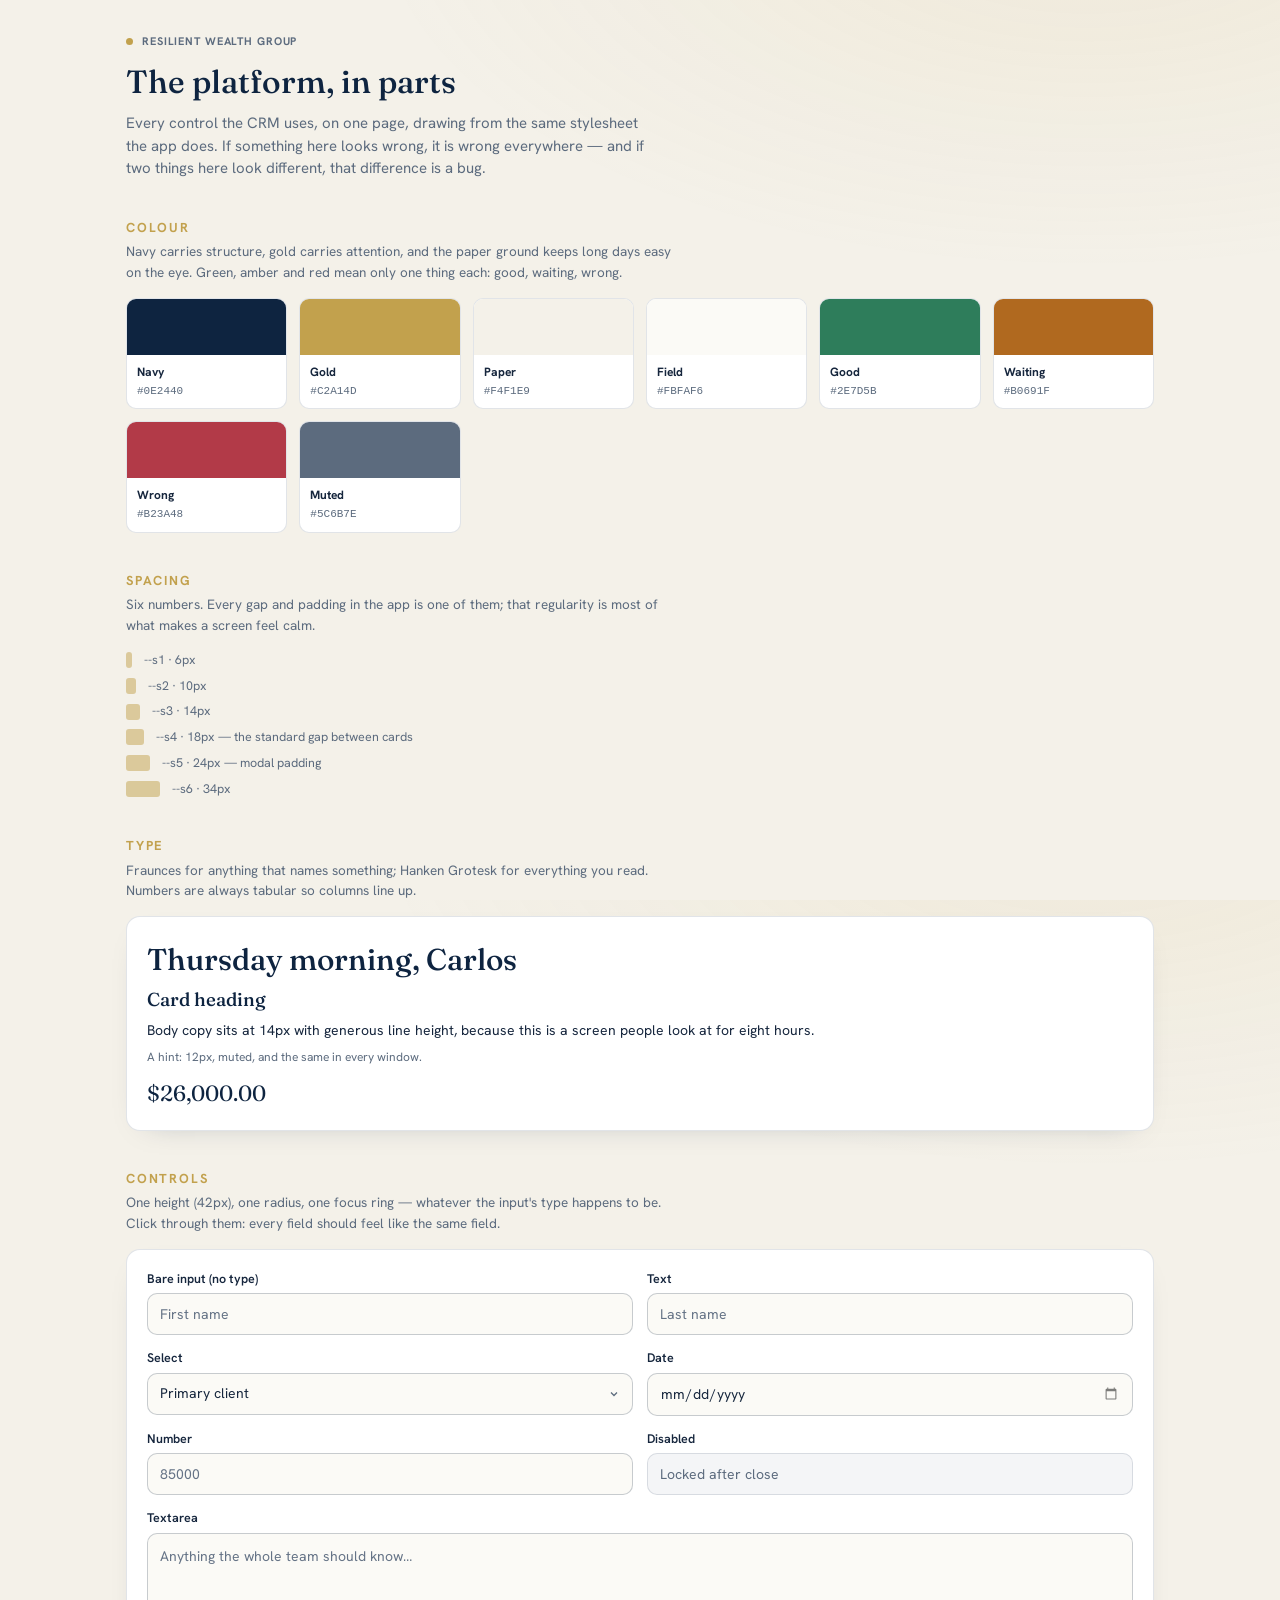
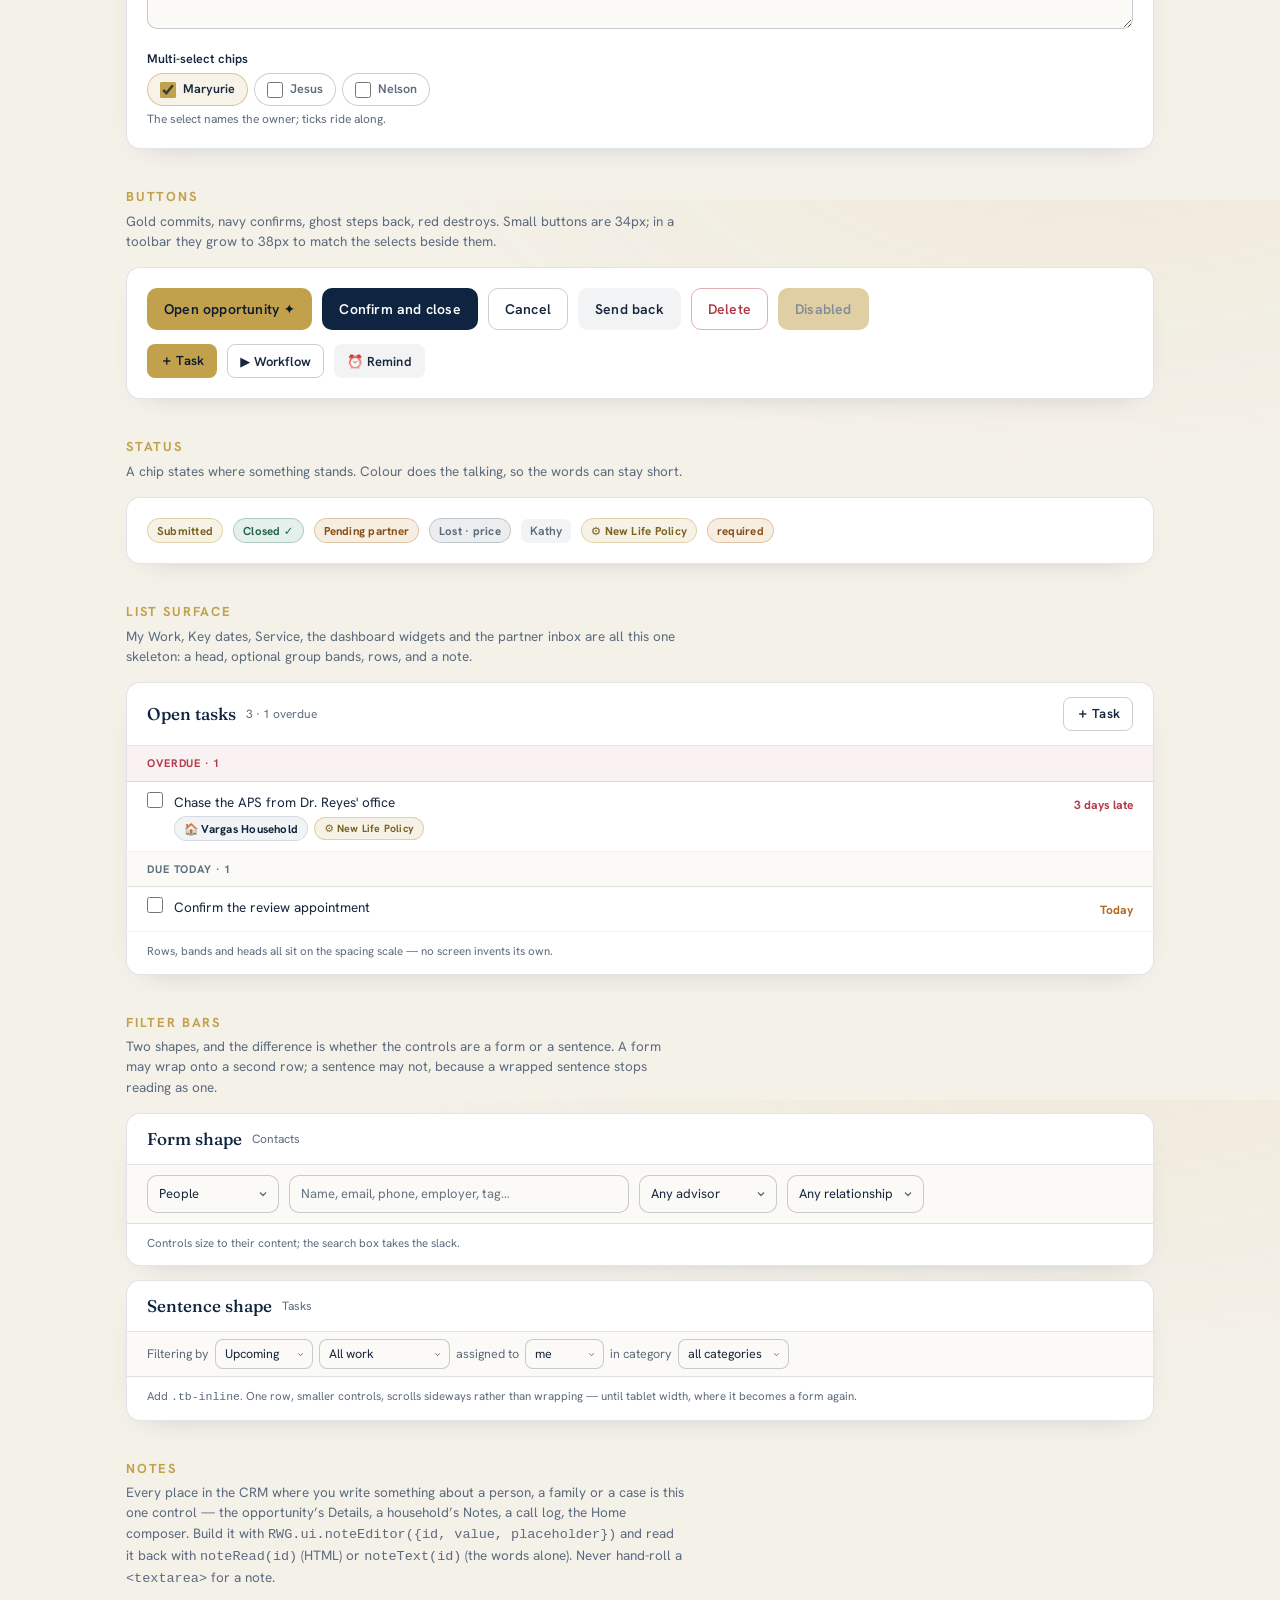
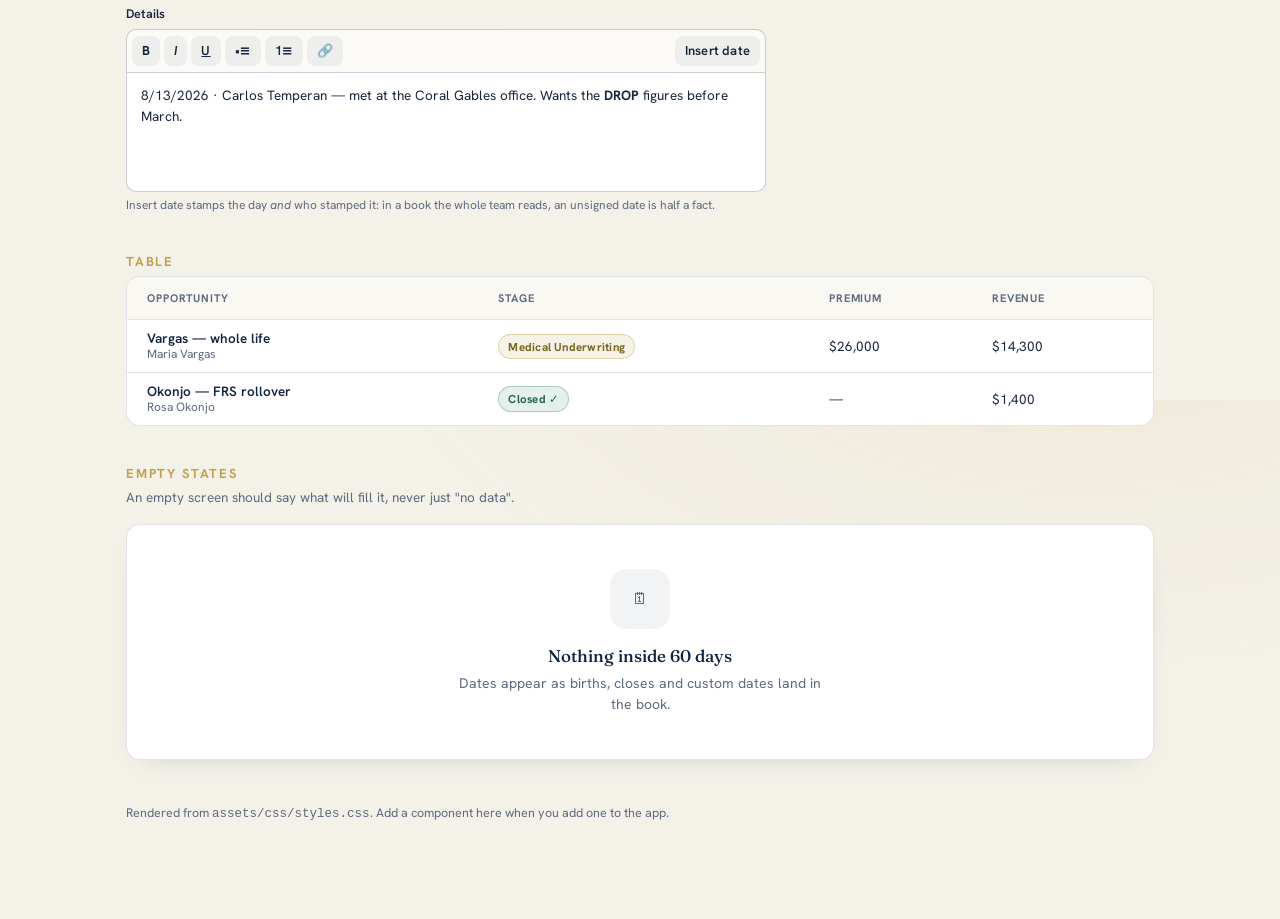
<file: styleguide.html>
<!DOCTYPE html>
<html lang="en">
<head>
  <meta charset="UTF-8" />
  <meta name="viewport" content="width=device-width, initial-scale=1.0" />
  <title>Resilient Platform · Style guide</title>
  <link rel="icon" href="assets/img/logo.png" />
  <link rel="preconnect" href="https://fonts.googleapis.com" />
  <link rel="preconnect" href="https://fonts.gstatic.com" crossorigin />
  <link href="https://fonts.googleapis.com/css2?family=Fraunces:opsz,wght@9..144,400;9..144,500;9..144,600&family=Hanken+Grotesk:wght@400;500;600;700&display=swap" rel="stylesheet" />
  <!-- The real stylesheet, so this page can never drift from the app -->
  <link rel="stylesheet" href="assets/css/styles.css" />
  <style>
    body{padding:0;}
    .sg-wrap{max-width:1080px;margin:0 auto;padding:34px 26px 90px;}
    .sg-h{margin:0 0 6px;font-size:32px;}
    .sg-sub{color:var(--muted);font-size:15px;margin:0 0 30px;max-width:66ch;}
    .sg-sec{margin:38px 0 0;}
    .sg-sec > h2{font-size:13px;letter-spacing:.14em;text-transform:uppercase;color:var(--gold);
      font-family:'Hanken Grotesk',sans-serif;font-weight:700;margin:0 0 4px;}
    .sg-sec > p{color:var(--muted);font-size:13.5px;margin:0 0 16px;max-width:70ch;}
    .sg-swatches{display:grid;grid-template-columns:repeat(auto-fill,minmax(150px,1fr));gap:12px;}
    .sg-sw{border:1px solid var(--line);border-radius:var(--radius-sm);overflow:hidden;background:#fff;}
    .sg-sw i{display:block;height:56px;}
    .sg-sw b{display:block;font-size:12px;padding:8px 10px 2px;color:var(--ink);}
    .sg-sw code{display:block;font-size:11px;padding:0 10px 9px;color:var(--muted);}
    .sg-scale{display:flex;flex-direction:column;gap:7px;}
    .sg-scale div{display:flex;align-items:center;gap:12px;font-size:12.5px;color:var(--muted);}
    .sg-scale span{display:block;height:16px;background:rgba(194,161,77,.5);border-radius:3px;}
  </style>
</head>
<body>
<div class="sg-wrap">
  <p class="eyebrow"><span class="dot"></span><span>Resilient Wealth Group</span></p>
  <h1 class="sg-h serif">The platform, in parts</h1>
  <p class="sg-sub">Every control the CRM uses, on one page, drawing from the same stylesheet the app
    does. If something here looks wrong, it is wrong everywhere — and if two things here look
    different, that difference is a bug.</p>

  <section class="sg-sec">
    <h2>Colour</h2>
    <p>Navy carries structure, gold carries attention, and the paper ground keeps long days easy on
      the eye. Green, amber and red mean only one thing each: good, waiting, wrong.</p>
    <div class="sg-swatches">
      <div class="sg-sw"><i style="background:var(--navy)"></i><b>Navy</b><code>#0E2440</code></div>
      <div class="sg-sw"><i style="background:var(--gold)"></i><b>Gold</b><code>#C2A14D</code></div>
      <div class="sg-sw"><i style="background:var(--paper)"></i><b>Paper</b><code>#F4F1E9</code></div>
      <div class="sg-sw"><i style="background:var(--field)"></i><b>Field</b><code>#FBFAF6</code></div>
      <div class="sg-sw"><i style="background:var(--good)"></i><b>Good</b><code>#2E7D5B</code></div>
      <div class="sg-sw"><i style="background:var(--warn)"></i><b>Waiting</b><code>#B0691F</code></div>
      <div class="sg-sw"><i style="background:var(--bad)"></i><b>Wrong</b><code>#B23A48</code></div>
      <div class="sg-sw"><i style="background:var(--muted)"></i><b>Muted</b><code>#5C6B7E</code></div>
    </div>
  </section>

  <section class="sg-sec">
    <h2>Spacing</h2>
    <p>Six numbers. Every gap and padding in the app is one of them; that regularity is most of what
      makes a screen feel calm.</p>
    <div class="sg-scale">
      <div><span style="width:6px"></span>--s1 · 6px</div>
      <div><span style="width:10px"></span>--s2 · 10px</div>
      <div><span style="width:14px"></span>--s3 · 14px</div>
      <div><span style="width:18px"></span>--s4 · 18px — the standard gap between cards</div>
      <div><span style="width:24px"></span>--s5 · 24px — modal padding</div>
      <div><span style="width:34px"></span>--s6 · 34px</div>
    </div>
  </section>

  <section class="sg-sec">
    <h2>Type</h2>
    <p>Fraunces for anything that names something; Hanken Grotesk for everything you read. Numbers
      are always tabular so columns line up.</p>
    <div class="card">
      <h2 class="serif" style="font-size:30px;margin-bottom:4px">Thursday morning, Carlos</h2>
      <h3 style="margin-bottom:6px">Card heading</h3>
      <p style="margin:0 0 8px;font-size:14px">Body copy sits at 14px with generous line height, because
        this is a screen people look at for eight hours.</p>
      <p class="hint" style="margin:0">A hint: 12px, muted, and the same in every window.</p>
      <p class="num" style="margin:10px 0 0;font-size:22px;font-family:'Fraunces',serif;color:var(--navy)">$26,000.00</p>
    </div>
  </section>

  <section class="sg-sec">
    <h2>Controls</h2>
    <p>One height (42px), one radius, one focus ring — whatever the input's type happens to be.
      Click through them: every field should feel like the same field.</p>
    <div class="card">
      <div class="field-row">
        <div class="field-group"><label class="lbl">Bare input (no type)</label><input placeholder="First name"></div>
        <div class="field-group"><label class="lbl">Text</label><input type="text" placeholder="Last name"></div>
      </div>
      <div class="field-row">
        <div class="field-group"><label class="lbl">Select</label>
          <select><option>Primary client</option><option>Spouse</option></select></div>
        <div class="field-group"><label class="lbl">Date</label><input type="date"></div>
      </div>
      <div class="field-row">
        <div class="field-group"><label class="lbl">Number</label><input type="number" placeholder="85000"></div>
        <div class="field-group"><label class="lbl">Disabled</label><input value="Locked after close" disabled></div>
      </div>
      <div class="field-group"><label class="lbl">Textarea</label>
        <textarea placeholder="Anything the whole team should know…"></textarea></div>
      <div class="field-group"><label class="lbl">Multi-select chips</label>
        <div class="checkrow">
          <label class="checkitem"><input type="checkbox" checked> Maryurie</label>
          <label class="checkitem"><input type="checkbox"> Jesus</label>
          <label class="checkitem"><input type="checkbox"> Nelson</label>
        </div>
        <div class="hint">The select names the owner; ticks ride along.</div>
      </div>
    </div>
  </section>

  <section class="sg-sec">
    <h2>Buttons</h2>
    <p>Gold commits, navy confirms, ghost steps back, red destroys. Small buttons are 34px; in a
      toolbar they grow to 38px to match the selects beside them.</p>
    <div class="card">
      <div class="flex wrap-gap" style="margin-bottom:14px">
        <button class="btn btn-gold">Open opportunity ✦</button>
        <button class="btn btn-navy">Confirm and close</button>
        <button class="btn btn-ghost">Cancel</button>
        <button class="btn btn-quiet">Send back</button>
        <button class="btn btn-danger">Delete</button>
        <button class="btn btn-gold" disabled>Disabled</button>
      </div>
      <div class="flex wrap-gap">
        <button class="btn btn-gold btn-sm">＋ Task</button>
        <button class="btn btn-ghost btn-sm">▶ Workflow</button>
        <button class="btn btn-quiet btn-sm">⏰ Remind</button>
      </div>
    </div>
  </section>

  <section class="sg-sec">
    <h2>Status</h2>
    <p>A chip states where something stands. Colour does the talking, so the words can stay short.</p>
    <div class="card">
      <div class="flex wrap-gap">
        <span class="chip tier-gold">Submitted</span>
        <span class="chip tier-high">Closed ✓</span>
        <span class="chip tier-medium">Pending partner</span>
        <span class="chip tier-low">Lost · price</span>
        <span class="pill-soft">Kathy</span>
        <span class="chip tier-gold">⚙ New Life Policy</span>
        <span class="chip tier-medium">required</span>
      </div>
    </div>
  </section>

  <section class="sg-sec">
    <h2>List surface</h2>
    <p>My Work, Key dates, Service, the dashboard widgets and the partner inbox are all this one
      skeleton: a head, optional group bands, rows, and a note.</p>
    <div class="card flush">
      <div class="list-head">
        <span class="t">Open tasks</span><span class="s">3 · 1 overdue</span>
        <span class="topbar-spacer"></span>
        <button class="btn btn-ghost btn-sm">＋ Task</button>
      </div>
      <div class="list-group bad">Overdue · 1</div>
      <div class="list-row">
        <input type="checkbox">
        <div class="grow">
          <div style="font-size:13.5px">Chase the APS from Dr. Reyes' office</div>
          <div class="flex" style="gap:6px;margin-top:4px;flex-wrap:wrap">
            <span class="chip" style="background:rgba(14,36,64,.05);color:var(--navy);border:1px solid var(--line)">🏠 Vargas Household</span>
            <span class="chip tier-gold" style="font-size:10.5px">⚙ New Life Policy</span>
          </div>
        </div>
        <div class="end"><span style="color:var(--bad);font-weight:700;font-size:12px">3 days late</span></div>
      </div>
      <div class="list-group">Due today · 1</div>
      <div class="list-row">
        <input type="checkbox">
        <div class="grow"><div style="font-size:13.5px">Confirm the review appointment</div></div>
        <div class="end"><span style="color:var(--warn);font-weight:700;font-size:12px">Today</span></div>
      </div>
      <p class="list-hint">Rows, bands and heads all sit on the spacing scale — no screen invents its own.</p>
    </div>
  </section>

  <section class="sg-sec">
    <h2>Filter bars</h2>
    <p>Two shapes, and the difference is whether the controls are a form or a sentence. A form may
      wrap onto a second row; a sentence may not, because a wrapped sentence stops reading as one.</p>
    <div class="card flush" style="margin-bottom:14px">
      <div class="list-head"><span class="t">Form shape</span><span class="s">Contacts</span></div>
      <div class="list-toolbar">
        <select class="ct-scope"><option>People</option><option>Households</option></select>
        <input type="search" placeholder="Name, email, phone, employer, tag…">
        <select><option>Any advisor</option><option>Maryurie Ramos</option></select>
        <select><option>Any relationship</option><option>Primary client</option></select>
      </div>
      <p class="list-hint">Controls size to their content; the search box takes the slack.</p>
    </div>
    <div class="card flush">
      <div class="list-head"><span class="t">Sentence shape</span><span class="s">Tasks</span></div>
      <div class="list-toolbar tb-inline">
        <span class="tb-word">Filtering by</span>
        <select><option>Upcoming</option><option>Completed</option></select>
        <select><option>All work</option><option>Service requests</option></select>
        <span class="tb-word">assigned to</span>
        <select><option>me</option><option>anyone</option></select>
        <span class="tb-word">in category</span>
        <select><option>all categories</option><option>Underwriting</option></select>
      </div>
      <p class="list-hint">Add <code>.tb-inline</code>. One row, smaller controls, scrolls sideways
        rather than wrapping — until tablet width, where it becomes a form again.</p>
    </div>
  </section>

  <section class="sg-sec">
    <h2>Notes</h2>
    <p>Every place in the CRM where you write something about a person, a family or a case is
      this one control — the opportunity’s Details, a household’s Notes, a call log, the Home
      composer. Build it with <code>RWG.ui.noteEditor({id, value, placeholder})</code> and read it
      back with <code>noteRead(id)</code> (HTML) or <code>noteText(id)</code> (the words alone).
      Never hand-roll a <code>&lt;textarea&gt;</code> for a note.</p>
    <div class="field-group" style="max-width:640px">
      <label class="lbl">Details</label>
      <div class="rt-toolbar">
        <button type="button" class="btn btn-quiet btn-sm"><b>B</b></button>
        <button type="button" class="btn btn-quiet btn-sm"><i>I</i></button>
        <button type="button" class="btn btn-quiet btn-sm"><u>U</u></button>
        <button type="button" class="btn btn-quiet btn-sm">•≡</button>
        <button type="button" class="btn btn-quiet btn-sm">1≡</button>
        <button type="button" class="btn btn-quiet btn-sm">🔗</button>
        <span class="topbar-spacer"></span>
        <button type="button" class="btn btn-quiet btn-sm">Insert date</button>
      </div>
      <div class="rt-body">8/13/2026 · Carlos Temperan — met at the Coral Gables office.
        Wants the <b>DROP</b> figures before March.</div>
      <div class="hint">Insert date stamps the day <em>and</em> who stamped it: in a book the whole
        team reads, an unsigned date is half a fact.</div>
    </div>
  </section>

  <section class="sg-sec">
    <h2>Table</h2>
    <div class="table-wrap">
      <table class="data">
        <thead><tr><th>Opportunity</th><th>Stage</th><th class="num">Premium</th><th class="num">Revenue</th></tr></thead>
        <tbody>
          <tr><td><div class="cell-name">Vargas — whole life</div><div class="cell-sub">Maria Vargas</div></td>
            <td><span class="chip tier-gold">Medical Underwriting</span></td>
            <td class="num">$26,000</td><td class="num">$14,300</td></tr>
          <tr><td><div class="cell-name">Okonjo — FRS rollover</div><div class="cell-sub">Rosa Okonjo</div></td>
            <td><span class="chip tier-high">Closed ✓</span></td>
            <td class="num">—</td><td class="num">$1,400</td></tr>
        </tbody>
      </table>
    </div>
  </section>

  <section class="sg-sec">
    <h2>Empty states</h2>
    <p>An empty screen should say what will fill it, never just "no data".</p>
    <div class="card flush">
      <div class="empty" style="padding:44px 16px"><div class="ec">🗓</div>
        <h3>Nothing inside 60 days</h3>
        <p>Dates appear as births, closes and custom dates land in the book.</p></div>
    </div>
  </section>

  <p class="muted" style="font-size:12.5px;margin-top:44px">
    Rendered from <code>assets/css/styles.css</code>. Add a component here when you add one to the app.
  </p>
</div>
</body>
</html>
</file>
<file: assets/css/styles.css>
/* ============================================================
   Resilient Wealth Group — CRM
   Design system (matches the RWG Scorecard brand)
   ============================================================ */

:root{
  /* Brand */
  --navy:#0E2440;
  --navy-deep:#0A1A30;
  --gold:#C2A14D;
  --gold-soft:#D8BC78;
  --paper:#F4F1E9;
  --card:#FFFFFF;
  --ink:#16263D;
  --muted:#5C6B7E;
  --line:rgba(14,36,64,.12);
  --line-strong:rgba(14,36,64,.22);
  --good:#2E7D5B;
  --warn:#B0691F;
  --bad:#B23A48;
  --field:#FBFAF6;

  /* Lead-quality tiers */
  --tier-gold:#C2A14D;
  --tier-gold-bg:rgba(194,161,77,.14);
  --tier-high:#2E7D5B;
  --tier-high-bg:rgba(46,125,91,.12);
  --tier-medium:#B0691F;
  --tier-medium-bg:rgba(176,105,31,.12);
  --tier-low:#5C6B7E;
  --tier-low-bg:rgba(92,107,126,.12);

  --shadow-card:0 1px 0 rgba(255,255,255,.6) inset,0 10px 30px -22px rgba(14,36,64,.35);
  --shadow-pop:0 18px 50px -20px rgba(10,26,48,.45);
  --radius:14px;
  --sidebar-w:248px;

  /* ── One spacing scale. Every gap, pad and margin should be one of
        these six numbers; that regularity IS the feeling of polish. ── */
  --s1:6px; --s2:10px; --s3:14px; --s4:18px; --s5:24px; --s6:34px;
  --radius-sm:10px;          /* inner things: controls, chips, small cards */
  --radius-lg:16px;          /* outer things: modals, sheets */
  --ctl-h:42px;              /* every text control is exactly this tall */
  --ctl-h-sm:38px;           /* toolbar-sized controls */

  /* ── THE EDGE RULE ────────────────────────────────────────
     A gap and an inset are different jobs, which is why the six
     numbers above were never enough on their own. One inset per
     level of containment, each ~0.7 of the level outside it:

        screen 28  →  window 24  →  panel 20  →  cell 14

     A new component picks its inset by counting how deep it sits.
     Nothing in the app may invent a fifth number. Before this,
     edges landed at 13/14/16/18/20/22/26 depending on the screen —
     never nameable, always felt. ─────────────────────────── */
  --gutter:28px;             /* .main and .topbar — the screen edge */
  --pad-window:24px;         /* modal, drawer: a surface floating over the app */
  --pad-panel:20px;          /* card, list surface, toolbar, table outer column */
  --pad-cell:14px;           /* inside a panel: table cell, board column, note */
  --panel-gap:var(--s4);     /* between two panels */

  /* ── Type: one size per role ──────────────────────────────
     Twenty-six sizes, eleven of them inside a 5px band, is not a
     hierarchy — a half-pixel difference reads as a mistake, not a
     distinction. Table and row text deliberately stays 13.5px:
     that density is what five people read all day. */
  --fs-hero:34px;            /* the one figure that owns a screen */
  --fs-figure:26px;          /* a widget's number */
  --fs-title:21px;           /* page title, modal title, drawer title */
  --fs-panel:17px;           /* every panel heading, flush or padded */
  --fs-body:14px;            /* prose, forms, buttons */
  --fs-dense:13.5px;         /* table cells, list rows — unchanged, on purpose */
  --fs-sub:12.5px;           /* secondary line, hint, form label */
  --fs-micro:11px;           /* uppercase label, chip — the floor */
  --track-caps:.08em;        /* the ONE tracking for uppercase labels */
  --track-display:-.01em;    /* Fraunces tightens as it grows */
  --lh-display:1.15; --lh-tight:1.3; --lh-body:1.5;

  /* ── Inks that pass AA ────────────────────────────────────
     Gold on white is 2.47:1. It may fill, border and dot; it may
     never letter. Each accent gets a fill (above) and an ink. */
  --gold-ink:#7A6220;        /* 6.6:1 on card, 5.2:1 on the gold chip fill */
  --good-ink:#23664A;
  --warn-ink:#8A4E12;
  --bad-ink:#8F2A36;
  --ink-ghost:#657386;       /* placeholders: was #9aa6b4 at 2.4:1 */
  --on-navy-soft:rgba(255,255,255,.55);   /* sidebar labels: was .35 at 3.1:1 */

  /* Navy carries the 3:1 a focus indicator needs; gold alone tops out
     at 2.47:1, which is why the old gold halo was decoration. */
  --focus:0 0 0 2px var(--card),0 0 0 4px var(--navy),0 0 0 6px rgba(194,161,77,.5);
  --focus-on-navy:0 0 0 2px var(--navy-deep),0 0 0 4px var(--gold-soft);
  --hover-row:rgba(194,161,77,.07);
}

*{box-sizing:border-box;}
html,body{margin:0;padding:0;height:100%;}
html{overflow-x:clip;}   /* never let the page scroll/zoom sideways (clip keeps sticky headers working) */
body{
  font-family:'Hanken Grotesk',system-ui,-apple-system,sans-serif;
  background:
    radial-gradient(1200px 600px at 85% -10%, rgba(194,161,77,.10), transparent 60%),
    var(--paper);
  color:var(--ink);
  line-height:1.5;
  -webkit-font-smoothing:antialiased;
}
h1,h2,h3,h4{font-family:'Fraunces',Georgia,serif;font-weight:500;color:var(--navy);margin:0;}
.num{font-variant-numeric:tabular-nums;}
.serif{font-family:'Fraunces',Georgia,serif;}
button{font-family:inherit;cursor:pointer;}
a{color:inherit;}
[hidden]{display:none !important;}
::selection{background:rgba(194,161,77,.3);}

/* Scrollbars */
*::-webkit-scrollbar{width:10px;height:10px;}
*::-webkit-scrollbar-thumb{background:rgba(14,36,64,.18);border-radius:8px;border:2px solid transparent;background-clip:content-box;}
*::-webkit-scrollbar-thumb:hover{background:rgba(14,36,64,.32);background-clip:content-box;}

/* ============================================================
   Buttons
   ============================================================ */
.btn{
  display:inline-flex;align-items:center;justify-content:center;gap:8px;
  min-height:var(--ctl-h);                       /* buttons match field height exactly */
  padding:10px 16px;border-radius:var(--radius-sm);border:1px solid transparent;
  font-size:14px;font-weight:600;letter-spacing:.2px;
  transition:transform .08s ease,box-shadow .15s,background .15s,border-color .15s,color .15s;
  white-space:nowrap;text-decoration:none;
}
.btn:active{transform:translateY(1px);}
.btn-gold{background:var(--gold);color:var(--navy-deep);}
.btn-gold:hover{background:var(--gold-soft);box-shadow:0 8px 20px -10px rgba(194,161,77,.8);}
.btn-navy{background:var(--navy);color:#fff;}
.btn-navy:hover{background:var(--navy-deep);}
.btn-ghost{background:transparent;border-color:var(--line-strong);color:var(--ink);}
.btn-ghost:hover{border-color:var(--gold);background:rgba(194,161,77,.06);}
.btn-quiet{background:rgba(14,36,64,.05);color:var(--ink);}
.btn-quiet:hover{background:rgba(14,36,64,.10);}
.btn-sm{min-height:34px;padding:7px 12px;font-size:13px;border-radius:8px;}
/* Inside a toolbar, small buttons line up with the selects beside them */
.filterbar .btn-sm,.cs-bar .btn-sm{min-height:var(--ctl-h-sm);}
.btn-block{width:100%;}
.btn-danger{background:transparent;border-color:rgba(178,58,72,.4);color:var(--bad);}
.btn-danger:hover{background:rgba(178,58,72,.08);}
.btn:disabled{opacity:.5;cursor:not-allowed;}

.icon-btn{
  display:inline-flex;align-items:center;justify-content:center;
  width:36px;height:36px;border-radius:9px;border:1px solid var(--line);
  background:#fff;color:var(--muted);
}
.icon-btn:hover{border-color:var(--gold);color:var(--navy);}

/* ============================================================
   Login / gate
   ============================================================ */
#gate{
  position:fixed;inset:0;z-index:200;
  display:flex;align-items:center;justify-content:center;padding:24px;
  background:
    radial-gradient(900px 500px at 20% 0%, rgba(194,161,77,.18), transparent 55%),
    linear-gradient(160deg,var(--navy) 0%,var(--navy-deep) 100%);
}
#gate::after{
  content:"";position:absolute;inset:0;pointer-events:none;
  background-image:radial-gradient(rgba(255,255,255,.05) 1px,transparent 1px);
  background-size:24px 24px;opacity:.6;
}
.gate-card{
  position:relative;z-index:1;width:100%;max-width:420px;
  background:rgba(255,255,255,.97);border-radius:18px;
  padding:40px 36px 30px;text-align:center;
  box-shadow:var(--shadow-pop);
  border-top:3px solid var(--gold);
  animation:rise .38s ease backwards;
}
.gate-logo{height:78px;width:auto;object-fit:contain;margin:0 auto 18px;display:block;}
.gate-brand{font-family:'Fraunces',serif;font-size:13px;letter-spacing:.18em;text-transform:uppercase;color:var(--navy);margin:0;}
.gate-motto{color:rgba(14,36,64,.5);font-size:12px;letter-spacing:.08em;font-style:italic;margin:6px 0 26px;}
.gate-title{font-size:22px;margin:0 0 4px;}
.gate-sub{color:var(--muted);font-size:13.5px;margin:0 0 22px;}
.gate-card .field-group{text-align:left;margin-bottom:14px;}
.gate-tabs{display:flex;gap:6px;background:rgba(14,36,64,.05);padding:5px;border-radius:11px;margin-bottom:24px;}
.gate-tab{flex:1;padding:9px;border:none;background:transparent;border-radius:8px;font-size:13.5px;font-weight:600;color:var(--muted);}
.gate-tab.active{background:#fff;color:var(--navy);box-shadow:0 2px 8px -4px rgba(14,36,64,.4);}
.gate-error{color:var(--bad);font-size:13px;min-height:18px;margin:6px 0 0;}
.linklike{background:none;border:none;color:var(--gold-ink);font-size:12.5px;font-weight:600;cursor:pointer;padding:0;text-decoration:underline;text-decoration-color:rgba(194,161,77,.5);}
.linklike:hover{color:var(--gold);}
.remember-lbl{display:inline-flex;align-items:center;gap:7px;font-size:12.5px;font-weight:600;color:var(--muted);cursor:pointer;user-select:none;}
.remember-lbl input{accent-color:var(--gold);cursor:pointer;}
.gate-note{color:var(--muted);font-size:12px;margin:18px 0 0;line-height:1.5;}
.gate-success{
  background:var(--tier-high-bg);border:1px solid rgba(46,125,91,.3);
  color:var(--good);padding:14px;border-radius:10px;font-size:13.5px;margin-top:4px;
}
.demo-pills{margin-top:22px;padding-top:18px;border-top:1px dashed var(--line);}
.demo-pills .lbl{color:var(--muted);margin-bottom:10px;}
.demo-pills .row{display:flex;gap:8px;}
.demo-pill{flex:1;padding:9px 6px;border:1px solid var(--line-strong);border-radius:9px;background:#fff;font-size:12.5px;font-weight:600;color:var(--ink);}
.demo-pill:hover{border-color:var(--gold);background:rgba(194,161,77,.07);}
.demo-pill small{display:block;font-weight:500;color:var(--muted);font-size:11px;margin-top:2px;}

/* ============================================================
   Forms
   ============================================================ */
/* Every label in the app looks the same. (Two competing label styles —
   sentence-case here, UPPERCASE in the case grids — was the single most
   visible inconsistency: both appeared inside one modal.) */
label.lbl,.cs-modal-grid label,.sc-add-grid label,.sc-act label{
  display:block;font-size:12.5px;font-weight:600;color:var(--ink);
  letter-spacing:0;text-transform:none;margin:0 0 var(--s1);
}

/* ── One control system ──────────────────────────────────────
   Every text-ish control, whatever its type — including a bare
   <input> with no type at all, which used to fall through this list
   and render as a raw browser box next to its styled neighbours. */
.input,
input:not([type]),input[type=text],input[type=email],input[type=password],
input[type=date],input[type=datetime-local],input[type=time],input[type=month],
input[type=week],input[type=number],input[type=tel],input[type=search],input[type=url],
select,textarea{
  width:100%;min-height:var(--ctl-h);padding:10px 12px;
  border:1px solid var(--line-strong);border-radius:var(--radius-sm);
  background:var(--field);font:inherit;font-size:14px;line-height:1.35;color:var(--ink);
  transition:border-color .15s,box-shadow .15s,background-color .15s;
}
/* Selects carry our own chevron so they match across browsers */
select{
  padding-right:34px;cursor:pointer;-webkit-appearance:none;appearance:none;
  background-image:url("data:image/svg+xml;utf8,<svg xmlns='http://www.w3.org/2000/svg' width='12' height='12' viewBox='0 0 24 24' fill='none' stroke='%235C6B7E' stroke-width='2.5'><path d='M6 9l6 6 6-6'/></svg>");
  background-repeat:no-repeat;background-position:right 12px center;
}
textarea{resize:vertical;min-height:96px;padding:12px;line-height:1.5;}
input:hover:not(:disabled),select:hover:not(:disabled),textarea:hover:not(:disabled){border-color:rgba(14,36,64,.34);}
input:focus,select:focus,textarea:focus{outline:none;border-color:var(--gold);box-shadow:0 0 0 3px rgba(194,161,77,.18);background:#fff;}
input::placeholder,textarea::placeholder{color:#9aa6b4;}
input:disabled,select:disabled,textarea:disabled{background:rgba(14,36,64,.045);color:var(--muted);cursor:not-allowed;border-color:var(--line);}
input[type=date]::-webkit-calendar-picker-indicator{opacity:.5;cursor:pointer;}
input[type=date]:hover::-webkit-calendar-picker-indicator{opacity:.85;}
/* Ticks and radios: one size, one colour, everywhere */
input[type=checkbox],input[type=radio]{
  width:16px;height:16px;min-height:0;flex:none;margin:0;padding:0;
  accent-color:var(--gold);cursor:pointer;
}
input[type=checkbox]:disabled,input[type=radio]:disabled{cursor:not-allowed;}

/* The small grey line under a field. Had no global style at all, so it
   rendered at full body size wherever it appeared. */
.hint{font-size:12px;line-height:1.45;color:var(--muted);margin-top:5px;}
.hint b{color:var(--ink);font-weight:600;}

.field-group{margin-bottom:var(--s3);}
.field-group:last-child{margin-bottom:0;}
.field-row{display:grid;grid-template-columns:1fr 1fr;gap:var(--s3);margin-bottom:var(--s3);}
.field-row:last-child{margin-bottom:0;}
.field-row .field-group{margin-bottom:0;}
/* Below ~560px two fields side by side stop being readable */
@media (max-width:600px){ .field-row{grid-template-columns:1fr;} }

/* ============================================================
   App shell
   ============================================================ */
#app{display:none;min-height:100vh;}
#app.show{display:grid;grid-template-columns:var(--sidebar-w) 1fr;grid-template-rows:auto 1fr;
  grid-template-areas:"sidebar topbar" "sidebar main";}

.topbar{
  grid-area:topbar;
  display:flex;align-items:center;gap:16px;
  padding:0 28px;height:68px;
  background:rgba(255,255,255,.85);backdrop-filter:blur(10px);
  border-bottom:1px solid var(--line);position:sticky;top:0;z-index:50;
}
.topbar .page-title{
  font-family:'Fraunces',Georgia,serif;font-weight:500;font-size:var(--fs-title);
  line-height:var(--lh-display);letter-spacing:var(--track-display);color:var(--navy);
}
.topbar .page-sub{color:var(--muted);font-size:var(--fs-sub);margin-top:2px;}
.topbar-spacer{flex:1;}
.topbar-search{
  position:relative;width:280px;max-width:32vw;
}
.topbar-search input{padding-left:36px;background:#fff;border-radius:var(--radius-sm);min-height:var(--ctl-h-sm);}
.topbar-search svg{position:absolute;left:11px;top:50%;transform:translateY(-50%);color:var(--muted);}

.user-chip{display:flex;align-items:center;gap:10px;padding:6px 8px 6px 6px;border-radius:30px;border:1px solid var(--line);background:#fff;}
.avatar{width:32px;height:32px;border-radius:50%;display:flex;align-items:center;justify-content:center;font-weight:700;font-size:13px;color:#fff;background:var(--navy);flex-shrink:0;}
.user-chip .meta{line-height:1.15;}
.user-chip .meta .nm{font-size:13px;font-weight:600;}
.user-chip .meta .rl{font-size:11px;color:var(--muted);}

/* Sidebar */
.sidebar{
  grid-area:sidebar;
  background:linear-gradient(180deg,var(--navy) 0%,var(--navy-deep) 100%);
  color:#fff;padding:18px 14px;display:flex;flex-direction:column;gap:2px;
  position:sticky;top:0;height:100vh;overflow-y:auto;
}
.sidebar::-webkit-scrollbar-thumb{background:rgba(255,255,255,.2);}
.side-brand{display:flex;align-items:center;gap:12px;padding:2px 8px 13px;margin-bottom:2px;border-bottom:1px solid rgba(255,255,255,.1);}
.side-brand img{height:42px;width:auto;object-fit:contain;}
.side-brand .t{font-family:'Fraunces',serif;font-size:13px;letter-spacing:.06em;line-height:1.2;}
.side-brand .t small{display:block;font-family:'Hanken Grotesk',sans-serif;font-size:var(--fs-micro);color:var(--gold-soft);font-style:italic;letter-spacing:.04em;margin-top:2px;}
.nav-label{padding:9px 12px 4px;}
/* Tight on a desktop pointer; the mobile breakpoint below puts the touch
   target back to 46px, where thumbs need it. */
.nav-item{
  display:flex;align-items:center;gap:11px;padding:7px 12px;border-radius:9px;
  color:rgba(255,255,255,.74);font-size:14px;font-weight:500;
  border:1px solid transparent;text-align:left;background:transparent;width:100%;
}
.nav-item:hover{background:rgba(255,255,255,.06);color:#fff;}
.nav-item.active{background:rgba(194,161,77,.16);color:#fff;border-color:rgba(194,161,77,.3);}
.nav-item .ic{width:18px;height:18px;flex-shrink:0;opacity:.9;}
.nav-item .badge{margin-left:auto;background:var(--gold);color:var(--navy-deep);font-size:11px;font-weight:700;padding:1px 7px;border-radius:20px;}
/* Sign out stays pinned to the bottom: the spacer eats whatever height is
   left. On a short window the spacer collapses to nothing, so the item
   after it carries its own gap and never looks glued to the last nav row. */
.sidebar .spacer{flex:1;min-height:10px;}
.sidebar .spacer + .nav-item{margin-top:6px;}
.side-foot{padding:9px 12px;border-top:1px solid rgba(255,255,255,.1);font-size:11px;color:rgba(255,255,255,.4);}

/* min-width:0 is what lets the kanban board scroll. A grid track of `1fr`
   carries an automatic minimum of min-content, so a flex row of eleven
   290px columns blew .main out to 3354px — the board then filled its own
   container, never overflowed, and never grew a scrollbar, while the
   columns past the viewport were simply clipped away with no way to reach
   them. Measured in headless Chrome: board clientWidth 3354 (no overflow)
   before, 1160 with 2194px of scroll after.

   overflow-x:hidden here was quietly costing a column of white space.
   `hidden` on one axis makes the OTHER axis compute to auto, which makes
   .main a scroll container — so every position:sticky inside it anchored
   to .main instead of the window. The scorecard's rail was pushed 88px
   down the page and, since .main never actually scrolls, it never stuck
   to anything either: dead space at the top, no stickiness at the bottom.
   `clip` guards against sideways overflow exactly the same way WITHOUT
   creating a scrollport. `hidden` stays first as the fallback for a
   browser too old to know `clip`. */
.main{grid-area:main;min-width:0;padding:var(--s5) var(--gutter) 72px;overflow-x:hidden;overflow-x:clip;}

/* admin "view as agent" banner */
.viewas-banner{
  display:flex;align-items:center;gap:12px;flex-wrap:wrap;
  background:linear-gradient(160deg,var(--gold),var(--gold-soft));color:var(--navy-deep);
  font-weight:600;font-size:14px;padding:11px 18px;border-radius:12px;margin-bottom:18px;
  box-shadow:0 8px 22px -16px rgba(194,161,77,.9);
}
.viewas-banner .btn{margin-left:auto;background:var(--navy);color:#fff;}
.viewas-banner .btn:hover{background:var(--navy-deep);}

/* ============================================================
   Cards & layout
   ============================================================ */
.card{
  background:var(--card);border:1px solid var(--line);border-radius:var(--radius);
  padding:var(--pad-panel);box-shadow:var(--shadow-card);
}
.card.tight{padding:var(--s3);}
.card-head{display:flex;align-items:center;gap:10px;margin-bottom:16px;}
.card-head h3{font-size:17px;}
.card-head .sub{color:var(--muted);font-size:12.5px;}
.eyebrow{display:flex;align-items:center;gap:9px;margin:0 0 10px;}
.eyebrow .dot{width:7px;height:7px;border-radius:50%;background:var(--gold);}
.eyebrow span{color:var(--muted);}

.grid{display:grid;gap:18px;}
.grid-4{grid-template-columns:repeat(4,1fr);}
.grid-3{grid-template-columns:repeat(3,1fr);}
.grid-2{grid-template-columns:repeat(2,1fr);}
.row-between{display:flex;align-items:center;justify-content:space-between;gap:14px;}
.flex{display:flex;align-items:center;gap:10px;}
.wrap-gap{flex-wrap:wrap;}

/* Stat cards */
.stat{
  background:var(--card);border:1px solid var(--line);border-radius:var(--radius);
  padding:18px 20px;box-shadow:var(--shadow-card);position:relative;overflow:hidden;
}
.stat .label{color:var(--muted);}
.stat .value{font-family:'Fraunces',serif;font-size:34px;line-height:1.05;margin:8px 0 2px;color:var(--navy);}
.stat .delta{font-size:12.5px;font-weight:600;}
.stat .delta.up{color:var(--good);}
.stat .delta.down{color:var(--bad);}
.stat .ic-wrap{position:absolute;top:16px;right:16px;width:34px;height:34px;border-radius:9px;display:flex;align-items:center;justify-content:center;background:rgba(194,161,77,.12);color:var(--gold);}

/* ============================================================
   Badges / chips
   ============================================================ */
.chip{display:inline-flex;align-items:center;gap:5px;padding:3px 9px;border-radius:20px;font-size:11.5px;font-weight:700;letter-spacing:.02em;white-space:nowrap;}
.tier-gold{background:var(--tier-gold-bg);color:var(--gold-ink);border:1px solid rgba(194,161,77,.4);}
.tier-high{background:var(--tier-high-bg);color:var(--tier-high);border:1px solid rgba(46,125,91,.3);}
.tier-medium{background:var(--tier-medium-bg);color:var(--tier-medium);border:1px solid rgba(176,105,31,.3);}
.tier-low{background:var(--tier-low-bg);color:var(--tier-low);border:1px solid rgba(92,107,126,.3);}
.tier-dot{width:8px;height:8px;border-radius:50%;display:inline-block;flex-shrink:0;}
.tier-dot.gold{background:var(--tier-gold);}
.tier-dot.high{background:var(--tier-high);}
.tier-dot.medium{background:var(--tier-medium);}
.tier-dot.low{background:var(--tier-low);}

.stage-chip{display:inline-flex;align-items:center;gap:6px;padding:4px 11px;border-radius:8px;font-size:12px;font-weight:600;white-space:nowrap;}
.stage-new{background:rgba(92,107,126,.12);color:var(--muted);}
.stage-attempting{background:rgba(176,105,31,.12);color:var(--warn);}
.stage-reached{background:rgba(46,125,91,.12);color:var(--good);}
.stage-appt-set{background:rgba(194,161,77,.16);color:var(--gold-ink);}
.stage-appt-kept{background:var(--navy);color:#fff;}
.stage-opportunity{background:linear-gradient(135deg,var(--gold),var(--gold-soft));color:var(--navy-deep);}
.stage-no-opp{background:rgba(178,58,72,.1);color:var(--bad);}

.pill-soft{background:rgba(14,36,64,.05);color:var(--muted);padding:3px 9px;border-radius:7px;font-size:12px;font-weight:600;white-space:nowrap;}
.chip-callback{background:rgba(178,58,72,.12);color:var(--bad);border:1px solid rgba(178,58,72,.4);}
.chip-clicked{background:rgba(14,36,64,.07);color:var(--navy);border:1px solid rgba(14,36,64,.25);}

/* ============================================================
   Filter / sort toolbar (agent)
   ============================================================ */
.filterbar{
  display:flex;flex-direction:column;gap:10px;
  background:var(--card);border:1px solid var(--line);border-radius:12px;
  padding:var(--s2) var(--pad-panel);margin-bottom:var(--panel-gap);box-shadow:var(--shadow-card);
}
.fbar-top,.fbar-bottom{display:flex;align-items:center;gap:10px;flex-wrap:wrap;}
.fbar-bottom{padding-top:9px;border-top:1px solid var(--line);}
.fbar-label{color:var(--muted);}
.fbar-tiers{display:flex;align-items:center;gap:6px;flex-wrap:wrap;}
.fbar-tier{
  display:inline-flex;align-items:center;gap:6px;padding:6px 12px;border-radius:20px;
  border:1px solid var(--line-strong);background:#fff;font-size:12.5px;font-weight:700;color:var(--muted);
}
.fbar-tier:hover{border-color:var(--gold);color:var(--ink);}
.fbar-tier.on{background:var(--navy);color:#fff;border-color:var(--navy);}
.fbar-tier.on .tier-dot{box-shadow:0 0 0 2px rgba(255,255,255,.35);}
.fbar-sep{width:1px;height:26px;background:var(--line);}
.fbar-select{
  width:auto;min-width:120px;min-height:var(--ctl-h-sm);padding:8px 28px 8px 11px;font-size:13px;border-radius:9px;
  background:var(--field) url("data:image/svg+xml;utf8,<svg xmlns='http://www.w3.org/2000/svg' width='12' height='12' viewBox='0 0 24 24' fill='none' stroke='%235C6B7E' stroke-width='2.5'><path d='M6 9l6 6 6-6'/></svg>") no-repeat right 10px center;
  -webkit-appearance:none;appearance:none;cursor:pointer;
}
.fbar-spacer{flex:1;min-width:6px;}
.fbar-sortlbl{font-size:12px;color:var(--muted);font-weight:700;}
.fbar-count{font-size:12.5px;color:var(--muted);font-weight:700;white-space:nowrap;font-variant-numeric:tabular-nums;}

/* popovers — column chooser + multi-select filters (fixed layer, positioned in JS so they never clip) */
.pop-wrap{position:relative;}
.pop-panel{
  position:fixed;z-index:250;
  background:#fff;border:1px solid var(--line-strong);border-radius:12px;
  box-shadow:var(--shadow-pop);padding:8px;min-width:210px;max-height:72vh;overflow-y:auto;
  animation:rise .14s ease backwards;
}
.pop-h{color:var(--muted);padding:6px 8px 8px;}
.pop-row{display:flex;align-items:center;gap:10px;padding:7px 9px;border-radius:8px;font-size:13.5px;font-weight:500;cursor:pointer;user-select:none;white-space:nowrap;}
.pop-row:hover{background:rgba(194,161,77,.09);}
.pop-row input{accent-color:var(--gold);}
.pop-row input:disabled{opacity:.5;}
.pop-f{border-top:1px solid var(--line);margin-top:6px;padding-top:7px;display:flex;justify-content:flex-end;}
.ms-btn{cursor:pointer;text-align:left;display:inline-flex;align-items:center;gap:4px;}
.ms-btn b{font-weight:700;color:var(--ink);}
.ms-btn.ms-on{border-color:var(--gold);background-color:rgba(194,161,77,.10);}
table.data thead th .arrow{color:var(--gold);font-size:10px;margin-left:2px;}
table.data thead th.sorted{color:var(--navy);background:#F3EFE3;}

/* AutoFilter column headers */
table.data thead th.th-cell{white-space:nowrap;}
.th-label{cursor:pointer;}
.th-label:hover{color:var(--navy);text-decoration:underline;text-decoration-color:var(--line-strong);}
.th-filter{border:none;background:transparent;color:var(--muted);cursor:pointer;font-size:10px;padding:2px 5px;border-radius:5px;margin-left:3px;vertical-align:middle;}
.th-filter:hover{background:rgba(14,36,64,.1);color:var(--navy);}
.th-filter.on{color:var(--gold);background:rgba(194,161,77,.18);box-shadow:inset 0 0 0 1px rgba(194,161,77,.5);}

/* AutoFilter menu internals (reuses .pop-panel) */
.pop-sort{display:block;width:100%;text-align:left;border:none;background:transparent;padding:8px 9px;border-radius:8px;font-size:13px;font-weight:600;color:var(--ink);cursor:pointer;}
.pop-sort:hover{background:rgba(194,161,77,.10);}
.pop-sep{height:1px;background:var(--line);margin:6px 4px;}
input.pop-search{width:100%;min-height:34px;margin:2px 0 8px;padding:7px 10px;font-size:13px;}
.pop-actions{display:flex;justify-content:space-between;padding:0 4px 6px;}
.pop-actions button{border:none;background:transparent;color:var(--gold);font-size:12px;font-weight:700;cursor:pointer;padding:3px 4px;}
.pop-actions button:hover{text-decoration:underline;}
.pop-list{max-height:244px;overflow-y:auto;}

/* Active-filter summary chips */
.chip-row{display:flex;flex-wrap:wrap;gap:7px;align-items:center;}
.filter-chip{display:inline-flex;align-items:center;gap:7px;background:rgba(194,161,77,.14);border:1px solid rgba(194,161,77,.4);color:var(--gold-ink);padding:4px 6px 4px 11px;border-radius:20px;font-size:12.5px;font-weight:600;}
.filter-chip b{color:var(--navy);font-weight:700;}
.chip-x{border:none;background:rgba(14,36,64,.10);color:var(--muted);width:17px;height:17px;border-radius:50%;font-size:10px;cursor:pointer;line-height:1;display:flex;align-items:center;justify-content:center;flex-shrink:0;}
.chip-x:hover{background:var(--bad);color:#fff;}

/* Bulk action bar (admin) */
.bulkbar{
  display:flex;align-items:center;gap:12px;flex-wrap:wrap;
  background:linear-gradient(160deg,var(--navy),var(--navy-deep));color:#fff;
  border-radius:12px;padding:11px 16px;margin-bottom:14px;
  box-shadow:var(--shadow-card);border:1px solid rgba(194,161,77,.4);animation:rise .16s ease backwards;
}
.bulkbar .bulk-count{font-weight:700;font-size:14px;color:var(--gold-soft);white-space:nowrap;}
.bulkbar .fbar-sortlbl{color:rgba(255,255,255,.7);}
.bulkbar .fbar-sep{background:rgba(255,255,255,.22);}
.bulkbar .fbar-spacer{flex:1;}
.bulkbar .fbar-select{background-color:rgba(255,255,255,.12);color:#fff;border-color:rgba(255,255,255,.28);}
.bulkbar .fbar-select option{color:var(--ink);}
.bulkbar .btn-quiet{background:rgba(255,255,255,.14);color:#fff;}
.bulkbar .btn-quiet:hover{background:rgba(255,255,255,.24);}
.bulkbar .bulk-del{background:rgba(178,58,72,.92);color:#fff;border-color:transparent;}
.bulkbar .bulk-del:hover{background:var(--bad);}

/* selection column */
table.data thead th.sel-th,table.data td.sel-cell{width:42px;text-align:center;padding-left:12px;padding-right:6px;cursor:default;}
table.data td.sel-cell input,table.data th.sel-th input{width:16px;height:16px;accent-color:var(--gold);cursor:pointer;vertical-align:middle;}
table.data tr.row-sel{background:rgba(194,161,77,.13);}
table.data tr.row-sel:hover{background:rgba(194,161,77,.18);}

/* ============================================================
   Table
   ============================================================ */
.table-wrap{overflow:auto;max-height:70vh;border:1px solid var(--line);border-radius:var(--radius);background:#fff;scrollbar-width:thin;scrollbar-color:var(--gold) rgba(14,36,64,.10);}
.table-wrap::-webkit-scrollbar{height:13px;width:13px;}
.table-wrap::-webkit-scrollbar-track{background:rgba(14,36,64,.06);border-radius:7px;}
.table-wrap::-webkit-scrollbar-thumb{background:var(--gold-soft);border-radius:7px;border:2px solid #fff;}
.table-wrap::-webkit-scrollbar-thumb:hover{background:var(--gold);}
table.data{min-width:100%;border-collapse:collapse;font-size:13.5px;}
table.data thead th{
  text-align:left;padding:13px var(--pad-cell);background:#FAF8F2;color:var(--muted);
  font-size:var(--fs-micro);letter-spacing:var(--track-caps);text-transform:uppercase;font-weight:700;
  border-bottom:1px solid var(--line);position:sticky;top:0;z-index:2;white-space:nowrap;cursor:pointer;user-select:none;
}
table.data thead th:hover{color:var(--navy);}
table.data thead th .arrow{opacity:.4;margin-left:3px;}
table.data tbody td{padding:10px 14px;border-bottom:1px solid var(--line);vertical-align:middle;white-space:nowrap;}
table.data tbody tr{transition:background .12s;cursor:pointer;}
table.data tbody tr:hover{background:rgba(194,161,77,.06);}
table.data tbody tr:last-child td{border-bottom:none;}
/* Home's three pace tiles open the cases behind the number, so they lift
   under the cursor the way the clickable rows do. Border rather than
   shadow: they sit on the paper, not above it. */
.pace-tile{cursor:pointer;transition:border-color .18s ease,transform .18s ease;}
.pace-tile:hover{border-color:var(--gold);transform:translateY(-1px);}
.pace-tile:active{transform:translateY(0);}
@media (prefers-reduced-motion:reduce){.pace-tile{transition:none;}.pace-tile:hover{transform:none;}}

/* Today / Tomorrow under a date field. Quiet until wanted: they read as
   text, take a gold edge on hover, and fill in when the field already
   holds that day. */
.dq-row{display:flex;gap:6px;margin-top:6px;}
.dq-btn{border:1px solid var(--line);background:transparent;color:var(--muted);
  font:inherit;font-size:11.5px;padding:3px 10px;border-radius:999px;cursor:pointer;
  transition:border-color .15s ease,color .15s ease,background .15s ease;}
.dq-btn:hover{border-color:var(--gold);color:var(--navy);}
.dq-btn.is-on{background:var(--navy);border-color:var(--navy);color:#fff;}
@media (prefers-reduced-motion:reduce){.dq-btn{transition:none;}}

/* The open-work badge beside an opportunity name in All Cases. Small
   enough to sit inside the name without breaking the line it is on. */
.chip.cs-task{padding:1px 7px;font-size:11px;font-weight:600;vertical-align:middle;margin-left:6px;}
/* Grey, amber, red — and deliberately no green on this badge:
   tier-high is the green of "Closed ✓", and open work is not that. */
.chip.cs-task.is-late{background:rgba(178,58,72,.12);color:var(--bad);border:1px solid rgba(178,58,72,.35);}

/* The unsaved-changes question, over whichever layer it is asking about.
   Above BOTH modal mounts and above a side panel raised over them, and
   still under the toast at 300 — a question outranks everything except
   the app telling you what just happened. Dropped clear of the window's
   own head: pinned at the usual 24px it landed over the title and read as
   REPLACING the window rather than asking about it, which is the one
   thing it must not do — you cannot weigh abandoning something you can no
   longer see. Clamped so it stays off the top edge on a phone without
   drifting into the middle of a tall monitor. */
.scrim.scrim-guard{z-index:180;}
.modal-card.modal-guard{z-index:190;top:clamp(64px,20vh,200px);}
.modal-card.modal-guard .modal-head{border-bottom:0;}

/* A Team activity row opens the record it is about (Carlos, 22 Aug '26).
   It says so the way the other clickable rows in the app do — a quiet
   ground shift under the cursor, not a link colour, because the row is
   already carrying a name in bold and a second emphasis would fight it. */
.list-row.hm-act{cursor:pointer;transition:background .15s ease;}
.list-row.hm-act:hover{background:rgba(194,161,77,.07);}
@media (prefers-reduced-motion:reduce){.list-row.hm-act{transition:none;}}

.cell-name{font-weight:600;color:var(--navy);}
.cell-sub{color:var(--muted);font-size:12px;}
/* All Cases' Details preview. The JS already clips the note to 50
   characters; this only stops fifty capitals from running 400px wide and
   shoving Revenue off screen. 28ch tracks the font rather than guessing
   pixels, and the cursor says the cell is worth hovering — `help`, not
   `text`, because the row itself opens the case. */
/* All Cases' Details preview. The JS clips the note to 50 characters; the
   job here is to carry those 50 in as little width as possible, because
   this column is the eighth on a table that fitted a 1366 laptop with
   nothing to spare. Three short lines at 18ch hold 54 characters in about
   118px — where one nowrap line of the same text wanted 215px and put a
   sideways scrollbar on a screen that had none. `help` and not `text`
   because the row itself opens the case; the full note is on the title. */
.cell-note{display:-webkit-box;-webkit-line-clamp:3;-webkit-box-orient:vertical;
  max-width:18ch;white-space:normal;line-height:1.3;overflow:hidden;cursor:help;}
table.data .cell-name,table.data .cell-sub{line-height:1.25;}
.score-bar{display:inline-flex;align-items:center;gap:8px;}
.score-bar .track{width:46px;height:6px;border-radius:4px;background:rgba(14,36,64,.1);overflow:hidden;}
.score-bar .fill{height:100%;border-radius:4px;}

/* ============================================================
   Kanban board
   ============================================================ */
/* stretch, not flex-start: every column stands as tall as the tallest, so
   the whole column strip is a drop target — not just the header of a
   near-empty one. The floor keeps even an empty board droppable. */
/* The board is three screens wide, so it carries its own horizontal
   scrollbar — the same gold one the tables wear, thin enough to sit under
   the columns and solid enough to grab. That scrollbar exists because
   .main carries min-width:0; a `1fr` grid track will not shrink below its
   content, and without it the board grew the page sideways instead of
   growing a bar. Grab it, hold shift and turn the wheel, or swipe sideways
   on a trackpad: three ordinary ways across, which is why the board asks
   nothing of a plain vertical wheel (app.js, Aug '26). */
.board{display:flex;gap:16px;overflow-x:auto;padding:4px 2px 14px;align-items:stretch;
  scrollbar-width:thin;scrollbar-color:var(--gold) rgba(14,36,64,.10);overscroll-behavior-x:contain;}
.board::-webkit-scrollbar{height:13px;}
.board::-webkit-scrollbar-track{background:rgba(14,36,64,.06);border-radius:7px;}
.board::-webkit-scrollbar-thumb{background:var(--gold-soft);border-radius:7px;border:2px solid var(--paper);}
.board::-webkit-scrollbar-thumb:hover{background:var(--gold);}

/* The track selector is the page's own header — which track, which owner,
   the way to a new opportunity — so it stays under the topbar instead of
   scrolling away. ::before paints the paper across the full gutter, or the
   cards would slide through the rounded corners as they pass underneath. */
.pl-bar{position:sticky;top:68px;z-index:40;}
.pl-bar::before{
  content:'';position:absolute;inset:-12px calc(var(--gutter) * -1) -10px;
  background:var(--paper);z-index:-1;
}
.board-col{flex:0 0 290px;background:rgba(14,36,64,.035);border:1px solid var(--line);border-radius:13px;display:flex;flex-direction:column;min-height:280px;max-height:calc(100vh - 220px);}
.board-col-head{padding:12px var(--pad-cell);display:flex;align-items:center;gap:8px;border-bottom:1px solid var(--line);position:sticky;top:0;}
.board-col-head .ttl{font-weight:700;font-size:13px;}
.board-col-head .cnt{margin-left:auto;background:#fff;border:1px solid var(--line);border-radius:20px;font-size:11.5px;font-weight:700;padding:1px 9px;color:var(--muted);}
.board-col-head .bar{width:8px;height:8px;border-radius:50%;}
.board-col-body{padding:var(--s2) var(--pad-cell) var(--pad-cell);display:flex;flex-direction:column;gap:10px;overflow-y:auto;}
.lead-card{
  background:#fff;border:1px solid var(--line);border-radius:11px;padding:var(--pad-cell);
  box-shadow:0 4px 14px -10px rgba(14,36,64,.4);cursor:pointer;
}
.lead-card:hover{border-color:var(--gold);transform:translateY(-2px);box-shadow:0 10px 24px -14px rgba(14,36,64,.5);}
.lead-card.draggable{cursor:grab;}
.lead-card.draggable:active{cursor:grabbing;}
.lead-card.dragging{opacity:.4;border-color:var(--gold);border-style:dashed;transform:rotate(1.5deg);}
.board-col.drop-target{background:rgba(194,161,77,.12);border-color:var(--gold);box-shadow:0 0 0 3px rgba(194,161,77,.15);}
.board-col.drop-target .drop-hint{color:var(--gold);font-weight:700;}
.lead-card .lc-top{display:flex;align-items:flex-start;justify-content:space-between;gap:8px;margin-bottom:8px;}
.lead-card .lc-name{font-weight:700;color:var(--navy);font-size:14px;}
.lead-card .lc-meta{color:var(--muted);font-size:12px;display:flex;flex-wrap:wrap;gap:4px 10px;margin-bottom:9px;}
.lead-card .lc-why{font-size:11.5px;color:var(--gold-ink);background:var(--tier-gold-bg);padding:5px 8px;border-radius:7px;line-height:1.35;margin-bottom:9px;}
.lead-card .lc-foot{display:flex;align-items:center;justify-content:space-between;gap:6px;border-top:1px solid var(--line);padding-top:9px;}
.lead-card .lc-foot .attempts{font-size:11.5px;color:var(--muted);}

/* ============================================================
   Drawer (lead detail)
   ============================================================ */
/* The resting state lives in the BASE rule and the keyframe only says where
   the thing came FROM. That inversion matters three times over:
     · a filling animation outranks author inline styles, so the old
       `forwards` pinned these open and no exit could ever run;
     · with the end state in a keyframe, killing animations for
       prefers-reduced-motion left the scrim invisible-but-click-blocking
       and the drawer parked off-screen;
     · `backwards` still holds the from-state before the first frame,
       so nothing flashes at full opacity on the way in. */
.scrim{
  position:fixed;inset:0;z-index:120;background:rgba(10,26,48,.45);
  animation:scrim-in .2s ease backwards;
}
@keyframes scrim-in{from{opacity:0;}}
.scrim.leaving{opacity:0;transition:opacity .15s ease;}
.scrim.no-enter{animation:none;}

.drawer{
  position:fixed;top:0;right:0;height:100vh;height:100dvh;width:480px;max-width:94vw;z-index:130;
  background:var(--paper);box-shadow:var(--shadow-pop);display:flex;flex-direction:column;
  animation:drawer-in .26s cubic-bezier(.2,.7,.3,1) backwards;
  will-change:transform;
}
@keyframes drawer-in{from{transform:translateX(100%);}}
.drawer.leaving{transform:translateX(100%);transition:transform .2s cubic-bezier(.5,0,.85,.5);}
/* A repaint is not an arrival: logging a call must not re-slide the panel. */
.drawer.no-enter{animation:none;}
.drawer-head{background:linear-gradient(160deg,var(--navy),var(--navy-deep));color:#fff;padding:var(--pad-window);border-bottom:3px solid var(--gold);}
.drawer-head .dh-top{display:flex;justify-content:space-between;align-items:flex-start;gap:10px;}
.drawer-head h2{color:#fff;font-size:23px;}
.drawer-head .dh-sub{color:rgba(255,255,255,.7);font-size:13px;margin-top:4px;}
.drawer-close{background:rgba(255,255,255,.12);border:none;color:#fff;width:34px;height:34px;border-radius:9px;font-size:18px;flex-shrink:0;}
.drawer-close:hover{background:rgba(255,255,255,.22);}
.drawer-edit{background:rgba(194,161,77,.22);border:1px solid rgba(194,161,77,.5);color:#fff;height:34px;padding:0 13px;border-radius:9px;font-size:13px;font-weight:600;flex-shrink:0;white-space:nowrap;}
.drawer-edit:hover{background:rgba(194,161,77,.38);}

/* change history (admin) */
.hist-list{display:flex;flex-direction:column;gap:10px;}
.hist-item{background:#fff;border:1px solid var(--line);border-radius:10px;padding:11px 13px;}
.hist-meta{font-size:12px;color:var(--muted);font-weight:600;margin-bottom:7px;}
.hist-change{font-size:13px;color:var(--muted);padding:2px 0;display:flex;align-items:center;gap:7px;flex-wrap:wrap;}
.hist-change .hk{font-weight:700;color:var(--ink);min-width:120px;}
.hist-change .harr{color:var(--gold);font-weight:700;}
.hist-change b{color:var(--navy);}
.hist-note{font-size:13px;color:var(--ink);padding:3px 0;}
.drawer-body{flex:1;overflow-y:auto;padding:var(--pad-window) var(--pad-window) 44px;}
.detail-grid{display:grid;grid-template-columns:1fr 1fr;gap:14px 18px;margin:6px 0 8px;}
.detail-item .k{color:var(--muted);margin-bottom:3px;}
.detail-item .v{font-size:14.5px;font-weight:600;color:var(--ink);}
.section-title{color:var(--muted);margin:var(--s5) 0 var(--s3);display:flex;align-items:center;gap:8px;}
.section-title::after{content:"";flex:1;height:1px;background:var(--line);}

/* Activity timeline */
.timeline{display:flex;flex-direction:column;gap:0;}
.tl-item{display:flex;gap:12px;padding-bottom:16px;position:relative;}
.tl-item:not(:last-child)::before{content:"";position:absolute;left:15px;top:30px;bottom:0;width:2px;background:var(--line);}
.tl-ic{width:32px;height:32px;border-radius:50%;flex-shrink:0;display:flex;align-items:center;justify-content:center;background:#fff;border:1px solid var(--line);color:var(--muted);font-size:14px;}
.tl-body{flex:1;padding-top:4px;}
.tl-body .tl-h{font-size:13.5px;font-weight:600;}
.tl-body .tl-h .disp{font-weight:500;color:var(--muted);}
.tl-body .tl-meta{font-size:12px;color:var(--muted);margin-top:1px;}
.tl-body .tl-note{font-size:13px;background:#fff;border:1px solid var(--line);border-radius:9px;padding:8px 10px;margin-top:7px;color:var(--ink);}

/* Log activity quick form */
.log-box{background:#fff;border:1px solid var(--line);border-radius:12px;padding:16px;}
.type-toggle{display:flex;gap:6px;margin-bottom:12px;flex-wrap:wrap;}
.type-toggle button{flex:1;min-width:64px;padding:8px;border:1px solid var(--line-strong);border-radius:9px;background:#fff;font-size:12.5px;font-weight:600;color:var(--muted);}
.type-toggle button.active{background:var(--navy);color:#fff;border-color:var(--navy);}

/* ============================================================
   Modal
   ============================================================ */
/* Width is a token so a form that needs more room can ask for it —
   a hard `width:560px` here used to beat any inline max-width, which
   is why the widest window in the app (the opportunity) rendered
   squeezed into four wrapping columns. */
/* Centred with auto margins, NOT translateX(-50%). A transform on an
   ancestor makes it the containing block for position:fixed descendants, so
   a fixed dropdown inside a modal resolved its coordinates against the card
   and landed off to the right of the screen. Auto margins centre a fixed
   element just as well and leave the viewport as the reference — which also
   frees the keyframes from restating the centring in every step. */
.modal-card{
  --modal-w:560px;
  position:fixed;top:24px;left:0;right:0;margin:0 auto;z-index:130;
  width:min(var(--modal-w),94vw);
  /* 100vh on a phone is the viewport WITHOUT the browser chrome, so the
     foot of a tall window sat under the address bar and its buttons could
     not be tapped. dvh is the height actually on screen; the vh line
     stays first as the fallback for browsers that lack it. */
  max-height:calc(100vh - 48px);max-height:calc(100dvh - 48px);
  display:flex;flex-direction:column;                 /* head/foot pinned, body scrolls */
  background:var(--paper);border-radius:var(--radius-lg);box-shadow:var(--shadow-pop);
  border-top:3px solid var(--gold);
  animation:modal-in .2s cubic-bezier(.2,.7,.3,1) backwards;
}
.modal-card.modal-lg{--modal-w:760px;}
/* Home's "N items need you" — a count worth acting on, so it is a link to
   the list it is counting rather than a statistic you have to go find. */
.hm-need{color:var(--bad);cursor:pointer;border-bottom:1px dashed currentColor;}
.hm-need:hover{opacity:.78;}
/* The second modal layer: a task opened over the opportunity window.
   Its scrim dims the window below; its card sits above everything. */
#modal-mount-2 .scrim{z-index:150;}
#modal-mount-2 .modal-card{z-index:160;}
/* A side panel raised OVER a modal — the contact looked up from inside a
   task or opportunity window. Only this variant outranks the modal: a
   panel opened from a page must still sit under a modal opened on top. */
.scrim.scrim-top{z-index:165;}
.drawer.drawer-top{z-index:170;}
/* Phone / email stacks in the person window: the number takes the room,
   the label rides beside it, and the ✕ never grows. */
.way-list{display:flex;flex-direction:column;gap:6px;}
.way-row{display:grid;grid-template-columns:minmax(0,1fr) 92px 30px;gap:6px;align-items:center;}
.way-row .way-v,.way-row .way-l{margin:0;padding:6px 9px;font-size:13px;}
.way-row .way-x{padding:2px 6px;color:var(--muted);}
.way-row .way-x:hover{color:var(--bad);}
@media (max-width:560px){.way-row{grid-template-columns:minmax(0,1fr) 78px 28px;}}
.modal-card.modal-sm{--modal-w:460px;}
@keyframes modal-in{from{opacity:0;transform:translateY(-10px) scale(.985);}}
.modal-card.leaving{
  opacity:0;transform:translateY(-6px);
  transition:opacity .15s cubic-bezier(.5,0,.85,.5),transform .15s cubic-bezier(.5,0,.85,.5);
}
/* Grid, not flex, so it fits both shapes: a bare <h2>+<p>, and a
   <div> wrapping them next to a close button. */
.modal-head{
  display:grid;grid-template-columns:minmax(0,1fr) auto;align-items:start;column-gap:var(--s3);
  padding:var(--pad-window) var(--pad-window) var(--s3);flex:none;
  border-bottom:1px solid var(--line);
}
.modal-head > *{grid-column:1;min-width:0;}
.modal-head h2,.modal-head h3{font-size:21px;font-family:'Fraunces',Georgia,serif;font-weight:500;color:var(--navy);}
.modal-head p{color:var(--muted);font-size:13.5px;margin:5px 0 0;line-height:1.5;max-width:62ch;}
/* The drawer's close button is white-on-navy; on a cream modal it read
   as a blank grey square. Modals get their own. */
.modal-head .drawer-close{
  grid-column:2;grid-row:1;width:32px;height:32px;border-radius:9px;
  background:rgba(14,36,64,.06);color:var(--muted);font-size:16px;
}
.modal-head .drawer-close:hover{background:rgba(14,36,64,.12);color:var(--navy);}
.modal-body{padding:var(--s4) var(--pad-window);overflow-y:auto;flex:1;min-height:0;}
.modal-foot{
  padding:var(--s3) var(--pad-window) var(--pad-window);flex:none;
  display:flex;gap:var(--s2);justify-content:flex-end;align-items:center;flex-wrap:wrap;
  border-top:1px solid var(--line);
}
.modal-foot .topbar-spacer{flex:1;min-width:0;}
@media (max-width:600px){
  .modal-card{top:12px;max-height:calc(100vh - 24px);max-height:calc(100dvh - 24px);}
  .modal-head{padding:var(--s4) var(--s4) var(--s2);}
  .modal-body{padding:var(--s3) var(--s4);}
  /* Clear of the home indicator, and never squeezed to nothing: the row
     that holds Save and Delete is the one that must always be tappable. */
  .modal-foot{
    padding:var(--s3) var(--s4) calc(var(--s4) + env(safe-area-inset-bottom, 0px));
    position:sticky;bottom:0;background:var(--paper);
    border-radius:0 0 var(--radius-lg) var(--radius-lg);
  }
  .modal-foot .btn{min-height:42px;}
}

/* ============================================================
   List surfaces — one skeleton for every "card full of rows"
   (My Work, Key dates, Service, the dashboard widgets, the inbox).
   Before this each screen hand-rolled its own paddings, which is
   what made the app feel like several apps.
   ============================================================ */
.card.flush{padding:0;overflow:hidden;}
.list-head{
  display:flex;align-items:center;gap:var(--s2);
  padding:var(--s3) var(--pad-panel);border-bottom:1px solid var(--line);
}
.list-head .t{font-family:'Fraunces',Georgia,serif;font-size:14.5px;color:var(--navy);font-weight:500;}
.list-head .s{font-size:12px;color:var(--muted);}
.list-group{
  padding:var(--s2) var(--pad-panel);background:var(--field);border-bottom:1px solid var(--line);
  color:var(--muted);
}
.list-group.bad{background:rgba(178,58,72,.07);color:var(--bad);}
/* ── A date heading that folds. It is a real <button> so the keyboard
      reaches it, laid out as a bar: caret, name, then the count pinned
      right — the count is the reason folding is safe, so it never
      disappears with the rows. The tone is the deadline speaking. ── */
button.list-group{
  display:flex;align-items:center;gap:8px;width:100%;
  border:none;border-bottom:1px solid var(--line);
  text-align:left;cursor:pointer;transition:background-color .12s;
}
button.list-group:hover{background:rgba(14,36,64,.05);}
.list-group.warn{background:rgba(176,105,31,.09);color:var(--warn);}
.list-group.gold{background:rgba(194,161,77,.13);color:#7C6320;}
.list-group.cool{background:rgba(62,92,130,.08);color:#3E5C82;}
.list-group .fold-caret{font-size:9px;line-height:1;opacity:.75;transition:transform .15s;}
.list-group.shut .fold-caret{transform:rotate(-90deg);}
.list-group .fold-n{
  margin-left:auto;font-size:11px;letter-spacing:0;font-weight:700;
  background:rgba(255,255,255,.6);border-radius:9px;padding:1px 7px;opacity:.85;
}
/* A step that is only on screen because you asked to see what is waiting.
   It reads as pending — you can open it, but it is not today's work. */
.list-row.held{opacity:.62;}
.list-row.held:hover{opacity:.85;}
.list-row{
  display:flex;align-items:flex-start;gap:11px;
  padding:var(--s2) var(--pad-panel);border-bottom:1px solid rgba(14,36,64,.06);
}
/* A row that IS a button: the whole surface opens the record, and the
   hover says so before the click. Controls inside keep their own jobs —
   the dispatcher's innermost-wins rule sees them first. */
.list-row-click{cursor:pointer;transition:background-color .12s;}
.list-row-click:hover{background:var(--hover-row);}

.list-row:last-child{border-bottom:none;}
.list-row.mid{align-items:center;}
.list-row .grow{min-width:0;flex:1;}
.list-row .end{flex:none;text-align:right;}
.list-row .ic{flex:none;font-size:15px;line-height:1.3;}
.list-foot{padding:var(--s2) var(--pad-panel);border-top:1px solid var(--line);}
/* The explanatory line under a card — same voice, same colour, everywhere */
.list-note{font-size:12px;line-height:1.5;color:var(--muted);margin:var(--s2) 2px 0;}
/* …and the same line when it sits inside the card, under the rows */
.list-hint{font-size:11.5px;line-height:1.5;color:var(--muted);margin:0;padding:var(--s2) var(--pad-panel) var(--s3);}
.list-empty{font-size:var(--fs-dense);line-height:1.5;color:var(--muted);margin:0;padding:var(--s4) var(--pad-panel);}

/* ============================================================
   Goal ring & funnel
   ============================================================ */
.goal-card{display:flex;align-items:center;gap:24px;}
.ring{position:relative;width:128px;height:128px;flex-shrink:0;}
.ring svg{transform:rotate(-90deg);}
.ring .ring-center{position:absolute;inset:0;display:flex;flex-direction:column;align-items:center;justify-content:center;}
.ring .ring-center .big{font-family:'Fraunces',serif;font-size:30px;color:var(--navy);line-height:1;}
.ring .ring-center .small{font-size:11px;color:var(--muted);margin-top:3px;}

.funnel{display:flex;flex-direction:column;gap:9px;}
.funnel-row{display:grid;grid-template-columns:150px 1fr 56px;align-items:center;gap:12px;}
.funnel-row .fl{font-size:13px;font-weight:600;display:flex;align-items:center;gap:8px;}
.funnel-row .ftrack{height:30px;background:rgba(14,36,64,.05);border-radius:8px;overflow:hidden;}
.funnel-row .ffill{height:100%;border-radius:8px;display:flex;align-items:center;padding-left:10px;color:#fff;font-size:12px;font-weight:700;min-width:34px;transition:width .6s cubic-bezier(.2,.8,.2,1);}
.funnel-row .fv{text-align:right;font-weight:700;font-family:'Fraunces',serif;color:var(--navy);}

/* Leaderboard */
.lb-row{display:grid;grid-template-columns:30px 1fr repeat(4,minmax(58px,auto));gap:12px;align-items:center;padding:12px 6px;border-bottom:1px solid var(--line);font-size:13.5px;}
.lb-row:last-child{border-bottom:none;}
.lb-row.head{color:var(--muted);padding:8px 6px;}
.lb-row .rank{font-family:'Fraunces',serif;color:var(--gold);font-weight:600;text-align:center;}
.lb-row .who{display:flex;align-items:center;gap:10px;font-weight:600;}
.lb-row .mn{text-align:center;font-variant-numeric:tabular-nums;}

/* ============================================================
   Upload / dropzone
   ============================================================ */
.dropzone{
  display:flex;flex-direction:column;align-items:center;justify-content:center;
  border:2px dashed var(--line-strong);border-radius:14px;padding:40px 24px;text-align:center;
  background:rgba(194,161,77,.04);cursor:pointer;min-height:210px;
}
.dropzone:hover,.dropzone.drag{border-color:var(--gold);background:rgba(194,161,77,.09);}
.dropzone.drag{transform:scale(.995);}
.dropzone .dz-ic{
  width:62px;height:62px;border-radius:18px;color:var(--gold);
  display:flex;align-items:center;justify-content:center;margin:0 0 16px;
  background:linear-gradient(160deg,rgba(194,161,77,.20),rgba(194,161,77,.07));
  box-shadow:0 10px 22px -14px rgba(194,161,77,.85),0 1px 0 rgba(255,255,255,.7) inset;
}
.dropzone .dz-ic svg{width:27px;height:27px;}
.dropzone:hover .dz-ic{transform:translateY(-2px);transition:transform .18s;}
.dropzone h3{font-size:17px;margin-bottom:5px;}
.dropzone p{color:var(--muted);font-size:13px;margin:0;}

/* Empty state */
.empty{text-align:center;padding:54px 24px;color:var(--muted);}
.empty .ec{width:60px;height:60px;border-radius:16px;background:rgba(14,36,64,.05);display:flex;align-items:center;justify-content:center;margin:0 auto 16px;color:var(--muted);}
.empty h3{font-size:18px;margin-bottom:6px;color:var(--ink);}
.empty p{font-size:14px;margin:0 auto;max-width:380px;}

/* Toast */
/* The wrap must not eat clicks: it spans the width of the screen at the
   bottom, where the Save buttons are. Only the toast itself is solid. */
#toast-wrap{position:fixed;bottom:26px;left:50%;transform:translateX(-50%);z-index:300;display:flex;flex-direction:column;gap:10px;align-items:center;pointer-events:none;}
/* `backwards`, not `both`. A filling animation sits ABOVE author inline
   styles in the cascade, so `both` pinned opacity:1 forever and the exit
   fade below could never run — the toast just blinked out. */
.toast{background:var(--navy);color:#fff;padding:13px 20px;border-radius:11px;font-size:14px;font-weight:600;box-shadow:var(--shadow-pop);display:flex;align-items:center;gap:10px;animation:rise .25s ease backwards;border-left:3px solid var(--gold);pointer-events:auto;transition:opacity .28s ease,transform .28s ease;}
.toast.out{opacity:0;transform:translateY(8px);}
.toast.good{border-left-color:var(--good);}

/* helpers */
.mt-0{margin-top:0;}.mt-8{margin-top:8px;}.mt-16{margin-top:16px;}.mt-24{margin-top:24px;}
.mb-0{margin-bottom:0;}.mb-8{margin-bottom:8px;}.mb-16{margin-bottom:16px;}
.muted{color:var(--muted);}.gold-text{color:var(--gold);}.center{text-align:center;}
.tag-row{display:flex;gap:6px;flex-wrap:wrap;}

@keyframes rise{from{opacity:0;transform:translateY(10px);}to{opacity:1;transform:none;}}
@keyframes risec{from{opacity:0;transform:translate(-50%,-46%);}to{opacity:1;transform:translate(-50%,-50%);}}

/* ============================================================
   Responsive
   ============================================================ */
@media (max-width:980px){
  .grid-4{grid-template-columns:repeat(2,1fr);}
  .grid-3{grid-template-columns:1fr;}
}
@media (max-width:760px){
  #app.show{grid-template-columns:1fr;grid-template-areas:"topbar" "main";}
  .sidebar{position:fixed;left:0;top:0;z-index:100;transform:translateX(-100%);transition:transform .25s;width:260px;}
  .sidebar.open{transform:none;}
  .grid-4,.grid-2{grid-template-columns:1fr;}
  .topbar-search{display:none;}
  .goal-card{flex-direction:column;text-align:center;}
  .detail-grid{grid-template-columns:1fr;}
}
.menu-toggle{display:none;}
@media (max-width:760px){.menu-toggle{display:inline-flex;}}

/* A board card being carried by a finger (touch drag) */
.drag-ghost{position:fixed;z-index:200;margin:0;pointer-events:none;opacity:.96;
  background:#fff;border:1px solid var(--gold);border-radius:12px;
  box-shadow:0 18px 40px -12px rgba(14,36,64,.55);transform:rotate(2deg);}

/* Backdrop behind the mobile slide-in menu (tap it to close) */
.sidebar-scrim{display:none;}

/* Compact mobile search/sort/filter bar above the stacked lead cards */
.fbar-mobile .fbar-search{width:100%;}
.fbar-mobile .fbar-mrow{display:flex;flex-wrap:wrap;align-items:center;gap:8px;}
.fbar-mobile .fbar-sort{flex:0 0 auto;}

/* Stacked lead cards — the mobile face of the leads table */
.lead-cards{display:flex;flex-direction:column;gap:10px;}
.lead-row-card{background:#fff;border:1px solid var(--line);border-radius:13px;padding:13px 14px;box-shadow:var(--shadow-card);cursor:pointer;transition:border-color .12s,box-shadow .12s;}
.lead-row-card:active{border-color:var(--gold);}
.lead-row-card.sel{border-color:var(--gold);background:rgba(194,161,77,.08);}
.lead-row-card .lrc-top{display:flex;align-items:flex-start;gap:10px;margin-bottom:11px;}
.lead-row-card .lrc-id{flex:1;min-width:0;}
.lead-row-card .lrc-name{font-weight:700;color:var(--navy);font-size:15px;}
.lrc-sel{display:flex;align-items:center;margin:0;flex-shrink:0;}
.lrc-sel input{width:20px;height:20px;accent-color:var(--gold);}
.lrc-grid{display:grid;grid-template-columns:1fr 1fr;gap:10px 14px;}
.lrc-cell{display:flex;flex-direction:column;gap:3px;min-width:0;}
.lrc-cell .k{color:var(--muted);}
.lrc-cell .v{font-size:13.5px;font-weight:600;color:var(--ink);}
.lrc-stage{display:inline-flex;align-items:center;gap:5px;background:none;border:none;padding:0;cursor:pointer;align-self:flex-start;}
.lrc-stage .caret{color:var(--muted);font-size:11px;}
.lrc-foot{display:flex;align-items:center;justify-content:space-between;gap:10px;border-top:1px solid var(--line);margin-top:11px;padding-top:10px;}
.lrc-phone{color:var(--navy);font-weight:600;font-size:13.5px;text-decoration:none;white-space:nowrap;}
.pop-stage.on{background:rgba(194,161,77,.16);color:var(--navy);}
@media (max-width:760px){ .cols-btn{display:none;} }

/* ============================================================
   Mobile polish (phones)
   ============================================================ */
@media (max-width:760px){
  /* Stop iOS Safari from zooming in every time a field is focused (needs >=16px) */
  .input,
  input:not([type]),input[type=text],input[type=email],input[type=password],
  input[type=date],input[type=datetime-local],input[type=time],input[type=month],
  input[type=week],input[type=number],input[type=tel],input[type=search],input[type=url],
  select,textarea{font-size:16px;}

  /* Tighter screen edges → more room for content */
  .main{padding:18px 14px 84px;}
  .cell-note{max-width:18ch;}                /* narrow the note, never hide it */
  .topbar{padding:0 12px;gap:10px;height:60px;}
  .topbar .page-title{font-size:18px;}
  .topbar .page-sub{display:none;}
  .user-chip{padding:4px;border:none;background:transparent;}
  .user-chip .meta{display:none;}            /* keep just the avatar on small screens */
  .card{padding:18px 16px;}
  /* Select mode puts four controls beside the Tasks title; on a phone the
     last two ran off the card. They take a second line instead. */
  .tk-head{flex-wrap:wrap;row-gap:8px;}

  /* Comfortable tap targets (≈44px) */
  .btn{min-height:44px;}
  .btn-sm{min-height:40px;padding:9px 14px;}
  .nav-item{min-height:46px;}
  .sidebar{gap:4px;}                          /* thumbs need the separation the pointer does not */
  .th-filter{font-size:13px;padding:6px 9px;}
  .drawer-close,.drawer-edit{height:40px;}
  table.data td.sel-cell input,table.data th.sel-th input,.pop-row input,.remember-lbl input{width:20px;height:20px;}
  .type-toggle button{min-height:42px;}

  /* The lead drawer fills the phone screen */
  .drawer{width:100%;max-width:100%;}

  /* One pipeline column at a time, with the next peeking to hint you can swipe */
  .board-col{flex-basis:84vw;max-width:330px;}

  /* Dim + cover the page behind the open slide-in menu so a tap anywhere closes it */
  .sidebar.open ~ .sidebar-scrim{display:block;position:fixed;inset:0;z-index:90;background:rgba(10,26,48,.45);}

  /* Keep the whole layout exactly viewport-wide — no child may stretch it (fixes the pinch-to-zoom) */
  #app.show{grid-template-columns:minmax(0,1fr);}
  .topbar{min-width:0;}
  .topbar > div{min-width:0;}
  .topbar .page-title{white-space:nowrap;overflow:hidden;text-overflow:ellipsis;}
  /* dashboard widgets that were wider than a phone */
  .lb-row{grid-template-columns:22px 1fr repeat(4,minmax(38px,auto));gap:7px;font-size:12.5px;padding:11px 4px;}
  .funnel-row{grid-template-columns:92px 1fr 40px;gap:9px;}

  /* Upload page: stack the sample/template buttons full-width instead of overflowing the card */
  .upload-actions{flex-wrap:wrap;}
  .upload-actions > .btn{flex:1 1 100%;}
}

/* ── Home launchpad ──────────────────────────────────────── */
.home-hero{margin:4px 0 26px;}
.home-hero h2{font-size:30px;color:var(--navy);margin:2px 0 6px;}
.home-hero p{font-size:14.5px;}
.stats-row{grid-template-columns:repeat(auto-fit,minmax(190px,1fr));margin-bottom:26px;}

.tiles{display:grid;gap:18px;grid-template-columns:repeat(auto-fill,minmax(268px,1fr));}
.tile{
  display:flex;flex-direction:column;align-items:flex-start;gap:8px;text-align:left;
  background:var(--card);border:1px solid var(--line);border-radius:var(--radius);
  padding:22px 22px 18px;box-shadow:var(--shadow-card);cursor:pointer;font:inherit;
  transition:transform .16s ease,box-shadow .16s ease,border-color .16s ease;
}
.tile:hover{transform:translateY(-2px);box-shadow:var(--shadow-pop);border-color:rgba(194,161,77,.5);}
.tile:focus-visible{outline:2px solid var(--gold);outline-offset:2px;}
.tile-ic{width:42px;height:42px;border-radius:11px;display:flex;align-items:center;justify-content:center;
  background:rgba(194,161,77,.12);color:var(--gold);margin-bottom:4px;}
.tile-ic .ic{width:22px;height:22px;}
.tile-t{font-family:'Fraunces',serif;font-size:19px;color:var(--navy);}
.tile-d{font-size:13.5px;color:var(--muted);line-height:1.5;}
.tile-go{margin-top:8px;}

.tile-soon{cursor:default;opacity:.62;box-shadow:none;background:var(--field);}
.tile-soon:hover{transform:none;box-shadow:none;border-color:var(--line);}
.tile-soon .tile-ic{background:rgba(14,36,64,.05);color:var(--muted);}
.tile-soon .tile-go{color:var(--muted);}

@media (max-width:760px){
  .home-hero h2{font-size:24px;}
  .tiles{grid-template-columns:1fr;}
}

/* ── Home dashboard ──────────────────────────────────────── */
.hm-shell{display:grid;grid-template-columns:minmax(0,1fr);gap:var(--s4);align-items:start;}
.hm-shell.cz-open{grid-template-columns:minmax(0,1fr) 236px;}
.hm-full{display:flex;flex-direction:column;gap:var(--s4);margin-bottom:var(--s4);}
/* Balanced columns, not a grid: a short widget can no longer leave a
   hole the height of the funnel standing next to it. */
.hm-grid{columns:2;column-gap:var(--s4);}
.hm-grid > *{break-inside:avoid;-webkit-column-break-inside:avoid;display:block;margin:0 0 var(--s4);}
@media (max-width:1180px){ .hm-grid{columns:1;} .hm-shell.cz-open{grid-template-columns:minmax(0,1fr);} }
/* ── The three funnels ────────────────────────────────────
   Equal columns, equal heights, stacking rather than shrinking: a funnel
   squeezed under ~300px loses its stage labels, which is the only part
   you read. Cards stretch and pin their footer, so the close rates line
   up across all three no matter how many stages a track has. */
.hm-funnels{display:grid;grid-template-columns:repeat(var(--fn-count,3),minmax(0,1fr));
  gap:var(--panel-gap);align-items:stretch;}
@media (max-width:1240px){ .hm-funnels{grid-template-columns:minmax(0,1fr);} }
.fn-card{display:flex;flex-direction:column;}
.fn-body{padding:var(--s2) var(--pad-panel) var(--s3);}
.fn-foot{margin-top:auto;padding:9px var(--pad-panel) 11px;border-top:1px solid var(--line);
  font-size:var(--fs-sub);color:var(--muted);}
.fn-foot b{color:var(--navy);font-weight:700;font-variant-numeric:tabular-nums;}

/* A row is label · rail · figures. The rail is always drawn, so an empty
   stage reads as a quiet part of the funnel instead of a gap with a dash
   in it — which was most of what made the card look broken. */
.fn-row{display:flex;align-items:center;gap:9px;padding:2px 4px;border-radius:5px;}
.fn-row:not(.is-empty){cursor:pointer;}
.fn-row:not(.is-empty):hover{background:var(--hover-row);}
.fn-lab{width:124px;flex:none;font-size:11.5px;line-height:1.2;color:var(--ink);
  text-align:right;text-wrap:balance;}
.fn-row.is-empty .fn-lab{color:var(--ink-ghost);}
.fn-row.is-jam .fn-lab,.fn-row.is-lost .fn-lab{color:var(--bad);font-weight:700;}
.fn-track{flex:1;min-width:0;height:22px;display:flex;align-items:center;
  justify-content:center;position:relative;}
.fn-track::before{content:"";position:absolute;left:0;right:0;height:2px;
  background:var(--line);border-radius:2px;}
.fn-bar{position:relative;height:22px;min-width:26px;border-radius:5px;
  display:flex;align-items:center;justify-content:center;
  font-size:11px;font-weight:700;color:#fff;font-variant-numeric:tabular-nums;
  background:var(--ink-ghost);}
.is-open  .fn-bar{background:#5C6B7E;}
.is-sub   .fn-bar{background:#C2A14D;}
.is-won   .fn-bar{background:#2E7D5B;}
.is-jam   .fn-bar,.is-lost .fn-bar{background:var(--bad);}
.fn-side{width:58px;flex:none;text-align:right;line-height:1.15;
  font-variant-numeric:tabular-nums;}
.fn-money{display:block;font-size:var(--fs-micro);color:var(--muted);}
/* Days appear only past a week. "1d" on every row was noise; three weeks
   without movement is the whole point of the card. */
.fn-days{display:block;font-size:var(--fs-micro);font-weight:700;color:var(--ink-ghost);}
.fn-days.is-warn{color:var(--gold-ink);}
.fn-days.is-late{color:var(--bad);}
.fn-row.is-lost{margin-top:7px;padding-top:8px;border-top:1px solid var(--line);border-radius:0;}
.oc-lab{width:124px;flex:none;font-size:11.5px;line-height:1.25;color:var(--ink);text-wrap:balance;}
@media (max-width:760px){ .fn-lab,.oc-lab{width:96px;font-size:11px;} }

/* ── Scorecard module ────────────────────────────────────── */
.sc-wrap{display:grid;grid-template-columns:1fr 320px;gap:20px;align-items:start;}
.sc-main{display:flex;flex-direction:column;gap:18px;min-width:0;}
.sc-note{background:rgba(194,161,77,.1);border:1px solid rgba(194,161,77,.35);border-radius:10px;padding:10px 14px;font-size:13px;color:var(--navy);}
.sc-cases th,.sc-cases td{white-space:nowrap;}
.sc-cases .row-actions{text-align:right;white-space:nowrap;}
.sc-addcase{border-top:1px solid var(--line);margin-top:14px;padding-top:16px;}
.sc-add-h{font-family:'Fraunces',serif;font-size:16px;color:var(--navy);margin-bottom:12px;}
.sc-add-grid{display:grid;grid-template-columns:1.4fr 1fr 1fr .9fr 1fr;gap:12px;align-items:end;}
.sc-add-grid input,.sc-add-grid select{width:100%;}
.sc-add-grid .hint{font-size:11.5px;color:var(--muted);margin-top:4px;}
.sc-add-actions{display:flex;gap:10px;margin-top:14px;}
.sc-activity{display:grid;grid-template-columns:repeat(auto-fit,minmax(150px,1fr));gap:12px;}
.sc-act input{width:100%;}
.sc-derived{margin-top:14px;font-size:13px;}
.sc-derived b{color:var(--navy);}
.sc-derived .sub{color:var(--muted);font-size:12px;margin-left:4px;}

/* 88px = the 68px topbar plus air. Now that .main is not a scrollport,
   this is measured against the window, so the rail starts level with the
   first card and follows you down the page instead of scrolling away. */
.sc-rail{display:flex;flex-direction:column;gap:16px;position:sticky;top:88px;align-self:start;}
.sc-hero{text-align:left;}
.sc-big{font-family:'Fraunces',serif;font-size:38px;color:var(--navy);line-height:1.05;margin:6px 0 10px;}
.sc-bar{height:8px;border-radius:999px;background:rgba(14,36,64,.08);overflow:hidden;}
.sc-bar-fill{height:100%;background:var(--gold);border-radius:999px;transition:width .3s ease;}
.sc-bar-fill.ok{background:var(--good);}
.sc-bar-note{font-size:12px;color:var(--muted);margin-top:6px;}
.sc-nums{grid-template-columns:1fr 1fr;gap:12px;}
.sc-nums .stat{padding:14px;}
.sc-nums .value{font-size:22px;}

/* daily tally grid */
.sc-daily th,.sc-daily td{white-space:nowrap;}
.sc-daily thead th{font-size:12px;vertical-align:bottom;}
.sc-daily th.sc-metric{text-align:left;font-weight:600;color:var(--navy);}
.sc-daily td.sc-metric,.sc-daily tbody th.sc-metric{text-align:left;font-weight:600;color:var(--navy);font-size:13px;}
.sc-dayh{text-align:center;}
.sc-dayh span{display:block;font-weight:700;color:var(--navy);}
.sc-dayh small{display:block;font-weight:500;color:var(--muted);font-size:var(--fs-micro);margin-top:1px;}
.sc-weektot{text-align:right;}
input.sc-daycell{width:54px;min-height:34px;text-align:center;padding:6px 4px;margin:0;}
.sc-daily td{text-align:center;padding:6px 5px;}
.sc-daily .is-today{background:rgba(194,161,77,.10);}
.sc-dayh.is-today span{color:var(--gold-dark,#8a6d1f);}
.sc-dayh.is-today{border-bottom:2px solid var(--gold);}
.sc-rowtot{font-weight:700;color:var(--navy);text-align:right;font-variant-numeric:tabular-nums;}

/* "My Week" nine-goal checklist */
.mw-line{padding:7px 0;border-bottom:1px solid var(--line);}
.mw-line:last-child{border-bottom:0;padding-bottom:0;}
.mw-top{display:flex;justify-content:space-between;align-items:baseline;gap:8px;margin-bottom:5px;}
.mw-label{font-size:12.5px;color:var(--navy);font-weight:600;}
.mw-auto{color:var(--muted);background:rgba(14,36,64,.06);border-radius:4px;padding:1px 5px;margin-left:6px;font-weight:700;}
.mw-val{font-size:12.5px;font-weight:700;color:var(--navy);white-space:nowrap;font-variant-numeric:tabular-nums;}
.mw-goal{color:var(--muted);font-weight:500;}
.mw-bar{height:6px;border-radius:999px;background:rgba(14,36,64,.08);overflow:hidden;}
.mw-fill{height:100%;background:var(--gold);border-radius:999px;transition:width .3s ease;}
.mw-fill.ok{background:var(--good);}
.mw-line.met .mw-label{color:var(--good);}
.mw-line.met .mw-label::after{content:" ✓";color:var(--good);font-weight:700;}

@media (max-width:960px){
  .sc-wrap{grid-template-columns:1fr;}
  .sc-rail{position:static;}
  .sc-add-grid{grid-template-columns:1fr 1fr;}
}

/* ── Report module ───────────────────────────────────────── */
/* The report is a stack of cards, and .card carries no margin of its own —
   so every card the view concatenated sat flush against the next while the
   one or two that happened to have an ad-hoc margin stood apart. One flow
   container spaces all of them the same, on the same 18px rhythm as .grid,
   instead of each card remembering to space itself.

   minmax(0,1fr) is the same lesson as .main's min-width:0, one level down.
   Carlos, 29 Oct '26: on a phone the Production tables would not scroll
   sideways, so the columns past the edge could not be reached. The column
   this grid makes by default will not shrink below its widest card, so the
   card holding a ten-column table grew to 938px on a 390px phone: the
   table-wrap was as wide as its table, had nothing to scroll, and .main
   clipped the rest. A zero floor keeps every card to the screen, and the
   table-wrap scrolls the way it does on Leads and Build a report. */
.rp-flow{display:grid;grid-template-columns:minmax(0,1fr);gap:var(--s4);}
.rp-glance{grid-template-columns:repeat(auto-fit,minmax(180px,1fr));}
.rp-total td{border-top:2px solid var(--line-strong);font-weight:700;background:var(--field);}

/* A number you can open. Underlined on hover rather than coloured always,
   so a table of figures still reads as figures. */
.rp-click{cursor:pointer;}
.rp-click:hover{background:var(--field);}
.rp-click:hover .rp-n{text-decoration:underline;text-underline-offset:3px;}
tr.rp-click:hover td:first-child{color:var(--navy);}
.rp-drill-sub{color:var(--muted);font-size:12.5px;margin:0 0 14px;}
/* The rule behind the number, above the list it produced. */
.rp-why{background:var(--field);border:1px solid var(--line);border-radius:var(--radius);
  padding:12px 14px;margin:0 0 16px;}
.rp-why p{color:var(--ink);font-size:13px;line-height:1.55;margin:0;}
.rp-why p + p{margin-top:8px;}
.rp-why b{color:var(--navy);}
.rp-club-num{font-family:'Fraunces',serif;font-size:34px;color:var(--navy);margin:6px 0 10px;}

/* ── All Cases browser ───────────────────────────────────── */
/* One row: search, the week controls, the count, whatever is filtered,
   then Clear and Export pushed right. The search box is a control among
   controls now, not the width of the page. */
.cs-bar{display:flex;flex-direction:row;align-items:center;gap:10px;flex-wrap:wrap;margin-bottom:14px;}
.cs-bar-row{display:flex;gap:10px;align-items:center;flex-wrap:wrap;}
.cs-search{flex:0 1 260px;min-width:170px;}
th .cs-th{cursor:pointer;user-select:none;white-space:nowrap;}
th .cs-th:hover{color:var(--gold);}
.cs-row{cursor:pointer;}
.cs-row:hover td{background:var(--field);}
.cs-modal-grid{display:grid;grid-template-columns:1fr 1fr;gap:14px;}
.cs-modal-grid input,.cs-modal-grid select{width:100%;}
.cs-modal-grid .hint{font-size:11.5px;color:var(--muted);margin-top:4px;}
.cs-correct{margin-top:var(--s5);padding-top:var(--s4);border-top:1px solid var(--line);}
.cs-correct-h{font-family:'Fraunces',serif;font-size:15px;color:var(--navy);margin-bottom:var(--s2);}
@media (max-width:640px){ .cs-modal-grid{grid-template-columns:1fr;} }

/* ── Opportunity window ──────────────────────────────────── */
/* The four money fields flow instead of forcing four columns into
   560px, which is what made their labels wrap mid-word. */
.op2-money{display:grid;grid-template-columns:repeat(auto-fit,minmax(150px,1fr));gap:var(--s3);margin-bottom:var(--s3);}
.op2-money .field-group{margin-bottom:0;}

/* Multi-select as chips: reads as one control, not stray tickboxes */
.checkrow{display:flex;flex-wrap:wrap;gap:var(--s1);margin-top:var(--s1);}
.checkitem{
  display:inline-flex;align-items:center;gap:7px;padding:6px 12px;
  border:1px solid var(--line-strong);border-radius:20px;background:#fff;
  font-size:12.5px;font-weight:600;color:var(--muted);cursor:pointer;user-select:none;
  transition:border-color .15s,background .15s,color .15s;
}
.checkitem:hover{border-color:var(--gold);color:var(--ink);}
.checkitem:has(input:checked){background:rgba(194,161,77,.13);border-color:rgba(194,161,77,.55);color:var(--ink);}
.checkitem:focus-within{box-shadow:0 0 0 3px rgba(194,161,77,.18);}

/* Rich-text notes: toolbar and canvas are one control */
.rt-toolbar{
  display:flex;align-items:center;gap:4px;flex-wrap:wrap;padding:6px 5px;
  border:1px solid var(--line-strong);border-bottom:none;
  border-radius:var(--radius-sm) var(--radius-sm) 0 0;background:var(--field);
}
.rt-toolbar .btn-sm{min-height:30px;padding:4px 9px;}
.rt-body{
  min-height:120px;max-height:260px;overflow-y:auto;
  border:1px solid var(--line-strong);border-radius:0 0 var(--radius-sm) var(--radius-sm);
  padding:12px var(--pad-cell);background:#fff;color:var(--ink);font-size:var(--fs-dense);line-height:1.6;
}
.rt-body:focus{outline:none;border-color:var(--gold);box-shadow:0 0 0 3px rgba(194,161,77,.18);}
/* Read-only: no toolbar above it, so it keeps all four corners */
.rt-body.rt-ro{border-radius:var(--radius-sm);background:var(--field);}
.rt-body > :first-child{margin-top:0;}
.rt-body p{margin:0 0 8px;}
.rt-body ul,.rt-body ol{margin:0 0 8px;padding-left:20px;}
.rt-body:empty::before{content:attr(data-ph);color:#9aa6b4;}

/* ── Report goals card ───────────────────────────────────── */
.rp-goal{margin:10px 0;}
.rp-goal-top{display:flex;justify-content:space-between;font-size:13px;color:var(--ink);margin-bottom:5px;}
.rp-goal-top span:last-child{font-weight:600;color:var(--navy);}

/* ── Filter bar inside a list surface ─────────────────────
   Sits directly under .list-head. Controls drop to the small
   height so a row of them shares one baseline with the buttons
   in the head above. Used by Contacts and Tasks. */
.list-toolbar{
  display:flex;align-items:center;gap:var(--s2);flex-wrap:wrap;
  padding:var(--s2) var(--pad-panel);
  border-bottom:1px solid var(--line);background:var(--field);
}
.list-toolbar .input,
.list-toolbar input,.list-toolbar select{min-height:var(--ctl-h-sm);padding:7px 11px;font-size:13px;}
.list-toolbar select{padding-right:30px;background-position:right 9px center;}
.list-toolbar .lbl,.list-toolbar .cell-sub{margin:0;white-space:nowrap;}
/* "Filtering by [x] assigned to [y]" reads as a sentence, not a form */
.list-toolbar .tb-word{font-size:13px;color:var(--muted);white-space:nowrap;}
/* Today / Tomorrow sit beside the date in a toolbar, not under it as on a form. */
.list-toolbar .dq-row{margin-top:0;}

/* ── Tags ─────────────────────────────────────────────────
   A tag is a filter you can click, so it is a button everywhere
   it appears — in a row, in the rail, in the person form. */
.tagwrap{display:flex;flex-wrap:wrap;gap:5px;align-items:center;}
.tag-chip{
  display:inline-flex;align-items:center;gap:4px;
  padding:3px 9px;border-radius:20px;cursor:pointer;
  font-family:inherit;font-size:11.5px;font-weight:600;line-height:1.5;
  background:rgba(14,36,64,.05);color:var(--navy);
  border:1px solid var(--line);transition:background .15s,border-color .15s,color .15s;
}
.tag-chip:hover{background:rgba(194,161,77,.14);border-color:var(--gold-soft);}
.tag-chip.on{background:var(--gold);border-color:var(--gold);color:#fff;}
.tag-chip:focus-visible{outline:none;box-shadow:0 0 0 3px rgba(194,161,77,.28);}

/* ── Contacts screen ──────────────────────────────────────
   One full-width list. Tags and Export used to sit in a right
   rail; tags are a filter in the toolbar now and Export is a
   button beside Order, so the table gets the whole width. */
.ct-shell{min-width:0;}
.ct-name{display:flex;align-items:center;gap:10px;min-width:0;}
.ct-name .cell-name{text-decoration:none;}
.ct-name .cell-name:hover{color:var(--gold);}
.ct-shell td a,.ct-shell td .btn-link{color:var(--navy);text-decoration:none;}
.ct-shell td a:hover,.ct-shell td .btn-link:hover{color:var(--gold);text-decoration:underline;}
/* A button that reads as a link: used where a cell points somewhere but
   the destination is a view, not a URL. */
.btn-link{
  background:none;border:0;padding:0;margin:0;font:inherit;font-size:12.5px;
  color:var(--muted);cursor:pointer;text-align:left;
}
.btn-link:focus-visible{outline:none;box-shadow:0 0 0 3px rgba(194,161,77,.28);border-radius:3px;}

/* ── Tasks screen ─────────────────────────────────────────
   Same list + rail shape as Contacts; the rail is narrower
   because its rows are short. */
.mw-grid{display:grid;grid-template-columns:minmax(0,1fr) 300px;gap:var(--s4);align-items:start;}
@media (max-width:1080px){
  .mw-grid{grid-template-columns:minmax(0,1fr);}
}
/* Tasks: what is happening today sits across the top, where the width
   actually is, and the list gets the whole page underneath it. As a 300px
   rail those three cards were a column of squeezed lists beside a list
   that had no room for its own columns either. */
.mw-stack{display:flex;flex-direction:column;gap:var(--s4);}
.mw-top{display:grid;grid-template-columns:repeat(auto-fit,minmax(280px,1fr));gap:var(--s4);align-items:start;}

/* ── Doughnut: closed revenue by product ──────────────────
   Chart and legend sit side by side while there is room, and
   stack when the widget lands in a narrow column. */
.dn-wrap{display:flex;gap:var(--s4);align-items:center;padding:var(--s3) var(--s4) var(--s2);flex-wrap:wrap;}
.dn-chart{position:relative;flex:none;line-height:0;}
.dn-chart svg{display:block;}
.dn-center{
  position:absolute;inset:0;display:flex;flex-direction:column;
  align-items:center;justify-content:center;text-align:center;line-height:1.15;pointer-events:none;
}
.dn-total{font-size:23px;color:var(--navy);font-variant-numeric:tabular-nums;}
.dn-sub{font-size:11px;color:var(--muted);margin-top:3px;}
.dn-legend{flex:1 1 190px;min-width:0;display:flex;flex-direction:column;gap:2px;}
.dn-row{display:flex;align-items:center;gap:8px;font-size:12.5px;color:var(--ink);padding:2px 0;}
.dn-dot{flex:none;width:9px;height:9px;border-radius:3px;}
.dn-name{flex:1;min-width:0;overflow:hidden;text-overflow:ellipsis;white-space:nowrap;}
.dn-val{flex:none;font-weight:600;color:var(--navy);}
.dn-pct{flex:none;width:34px;text-align:right;color:var(--muted);font-size:11.5px;}

/* ── Home composer ────────────────────────────────────────*/
.hm-composer{margin-bottom:var(--s4);}
.hm-compose-row{display:flex;gap:var(--s3);align-items:flex-start;margin-top:var(--s3);}
.hm-compose-row textarea{min-height:64px;resize:vertical;}
/* A posted update carries its own words, so it gets room to say them */
.hm-note-body{
  display:block;margin-top:4px;padding:7px 10px;
  background:var(--field);border:1px solid var(--line);border-radius:var(--radius-sm);
  font-size:12.5px;line-height:1.5;color:var(--ink);white-space:pre-wrap;overflow-wrap:anywhere;
}
/* A written note carries its formatting into the feed and the timeline;
   its blocks must not push the row apart at the top and bottom. */
.hm-note-body > :first-child,.tl-note > :first-child{margin-top:0;}
.hm-note-body > :last-child,.tl-note > :last-child{margin-bottom:0;}
.hm-note-body p,.tl-note p{margin:0 0 6px;}
.hm-note-body ul,.hm-note-body ol,.tl-note ul,.tl-note ol{margin:0 0 6px;padding-left:18px;}

/* ── Report builder ───────────────────────────────────────
   Three labelled bands: what, narrowed how, showing what. The
   label sits in a fixed gutter so the three rows line up. */
.rp-block{display:flex;gap:var(--s3);align-items:flex-start;padding:var(--s3) 0;border-top:1px solid var(--line);}
.rp-block:first-of-type{border-top:none;padding-top:var(--s2);}
.rp-lab{
  flex:none;width:96px;padding-top:8px;
  font-size:12.5px;font-weight:600;color:var(--muted);
}
.rp-filter{display:flex;gap:var(--s2);align-items:center;flex-wrap:wrap;margin-bottom:var(--s2);}
.rp-filter select,.rp-filter input{width:auto;min-width:130px;min-height:var(--ctl-h-sm);padding:7px 11px;font-size:13px;}
.rp-filter select{padding-right:30px;background-position:right 9px center;}
.rp-filter input[type=date]{min-width:150px;}
@media (max-width:720px){
  .rp-block{flex-direction:column;gap:var(--s2);}
  .rp-lab{width:auto;padding-top:0;}
}

/* ── Filter bars stay on one line ─────────────────────────
   The global control rule sets width:100% on every select and
   input, which is right inside a form and wrong inside a toolbar:
   each control claimed the full row and the bar stacked. Toolbar
   controls size to their content instead. */
.list-toolbar .input,
.list-toolbar input,
.list-toolbar select{width:auto;flex:0 0 auto;}
.list-toolbar select{min-width:120px;max-width:210px;}
.list-toolbar input[type=search]{min-width:200px;flex:1 1 220px;max-width:340px;}
.list-toolbar .ct-scope{min-width:132px;}
@media (max-width:760px){
  .list-toolbar input[type=search]{flex:1 1 100%;max-width:none;}
}

/* Households seen at family grain, inside Contacts */
.hh-badge{
  flex:none;display:inline-flex;align-items:center;justify-content:center;
  width:32px;height:32px;border-radius:9px;font-size:14px;
  background:rgba(194,161,77,.14);border:1px solid rgba(194,161,77,.32);
}

/* A hairline between the pipeline tabs and the All-cases button */
.pl-divider{
  flex:none;width:1px;height:22px;background:var(--line-strong);
  margin:0 2px;display:inline-block;
}

/* ── The menu under your name ─────────────────────────────*/
.user-wrap{position:relative;flex:none;}
button.user-chip{
  display:flex;align-items:center;gap:9px;cursor:pointer;
  background:transparent;border:1px solid transparent;border-radius:var(--radius-sm);
  padding:4px 8px 4px 4px;font-family:inherit;text-align:left;
  transition:background .15s,border-color .15s;
}
button.user-chip:hover{background:rgba(14,36,64,.05);border-color:var(--line);}
button.user-chip:focus-visible{outline:none;box-shadow:0 0 0 3px rgba(194,161,77,.28);}
.um-caret{color:var(--muted);font-size:10px;margin-left:1px;}
.user-menu{
  position:absolute;top:calc(100% + 7px);right:0;z-index:60;
  min-width:232px;padding:6px;
  background:#fff;border:1px solid var(--line);border-radius:var(--radius-lg);
  box-shadow:0 18px 44px -20px rgba(14,36,64,.45), 0 2px 6px -2px rgba(14,36,64,.16);
}
.user-menu[hidden]{display:none;}
.um-head{
  padding:9px 11px 10px;font-size:13.5px;font-weight:600;color:var(--ink);
  border-bottom:1px solid var(--line);margin-bottom:5px;
}
.um-head span{display:block;font-weight:400;font-size:11.5px;color:var(--muted);margin-top:2px;}
.um-item{
  display:flex;align-items:center;gap:10px;width:100%;
  padding:8px 11px;border:none;background:transparent;border-radius:var(--radius-sm);
  font-family:inherit;font-size:13px;color:var(--ink);text-align:left;cursor:pointer;
  text-decoration:none;transition:background .12s,color .12s;
}
.um-item:hover{background:var(--field);color:var(--navy);}
.um-item.on{background:rgba(194,161,77,.14);color:var(--navy);font-weight:600;}
.um-item .ic{width:17px;height:17px;flex:none;color:var(--muted);}
.um-item:hover .ic,.um-item.on .ic{color:var(--gold);}
.um-sep{height:1px;background:var(--line);margin:5px 0;}

/* ── Search everything ────────────────────────────────────*/
.omni-wrap{position:relative;flex:1 1 300px;min-width:0;max-width:460px;}
.omni-wrap .topbar-search{width:100%;}
.omni-panel{
  position:absolute;top:calc(100% + 7px);left:0;right:0;z-index:60;
  max-height:min(62vh,520px);overflow-y:auto;padding:6px;
  background:#fff;border:1px solid var(--line);border-radius:var(--radius-lg);
  box-shadow:0 20px 48px -20px rgba(14,36,64,.45), 0 2px 6px -2px rgba(14,36,64,.16);
}
.omni-panel[hidden]{display:none;}
.omni-head{
  display:flex;align-items:center;gap:6px;
  padding:9px 11px 5px;font-size:11px;font-weight:700;letter-spacing:.08em;
  text-transform:uppercase;color:var(--muted);
}
.omni-head span{margin-left:auto;font-weight:600;letter-spacing:0;text-transform:none;opacity:.7;}
.omni-row{
  display:block;width:100%;text-align:left;cursor:pointer;
  padding:7px 11px;border:none;background:transparent;border-radius:var(--radius-sm);
  font-family:inherit;transition:background .12s;
}
.omni-row:hover,.omni-row:focus-visible{background:var(--field);outline:none;}
.omni-row .t{display:block;font-size:13.5px;color:var(--ink);font-weight:600;
  overflow:hidden;text-overflow:ellipsis;white-space:nowrap;}
.omni-row .s{display:block;font-size:11.5px;color:var(--muted);margin-top:1px;
  overflow:hidden;text-overflow:ellipsis;white-space:nowrap;}
.omni-more{padding:3px 11px 8px;font-size:11.5px;color:var(--muted);}
.omni-empty{padding:22px 14px;text-align:center;font-size:13px;color:var(--muted);}

/* ── Record picker ("Related to") ────────────────────────────
   A search box wearing the same clothes as every other text control,
   with a fixed menu so the modal body's own scroll cannot clip it. */
.pick{position:relative;}
.pick-in{padding-right:34px;}
.pick-clear{
  position:absolute;top:50%;right:6px;transform:translateY(-50%);
  width:26px;height:26px;display:flex;align-items:center;justify-content:center;
  border:none;background:transparent;border-radius:7px;cursor:pointer;
  color:var(--ink-ghost);font-size:12px;line-height:1;
  transition:background-color .15s,color .15s;
}
.pick-clear:hover{background:rgba(14,36,64,.07);color:var(--navy);}
.pick-clear:focus-visible{outline:none;box-shadow:var(--focus);color:var(--navy);}
.pick-in:placeholder-shown + .pick-clear{display:none;}

.pick-menu{
  position:fixed;z-index:200;overflow-y:auto;padding:6px;
  background:#fff;border:1px solid var(--line);border-radius:var(--radius-lg);
  box-shadow:0 20px 48px -20px rgba(14,36,64,.45), 0 2px 6px -2px rgba(14,36,64,.16);
}
.pick-menu[hidden]{display:none;}
.pick-head{
  padding:8px 10px 4px;font-size:var(--fs-micro);font-weight:700;
  letter-spacing:var(--track-caps);text-transform:uppercase;color:var(--ink-ghost);
}
.pick-row{
  display:block;width:100%;text-align:left;cursor:pointer;
  padding:7px 10px;border:none;background:transparent;border-radius:var(--radius-sm);
  font-family:inherit;transition:background-color .12s;
}
.pick-row .t{display:block;font-size:var(--fs-dense);color:var(--ink);font-weight:600;
  overflow:hidden;text-overflow:ellipsis;white-space:nowrap;}
.pick-row .s{display:block;font-size:var(--fs-micro);color:var(--muted);margin-top:1px;
  overflow:hidden;text-overflow:ellipsis;white-space:nowrap;}
.pick-row .t .ic{color:var(--ink-ghost);}
.pick-row:hover,.pick-row.is-on,.pick-row:focus-visible{background:var(--hover-row);outline:none;}
.pick-row.is-on .t .ic{color:var(--gold-ink);}
/* Making a record is a different kind of act from choosing one, so it sits
   below a rule and reads in gold rather than pretending to be a search hit. */
.pick-new{margin-top:4px;border-top:1px solid var(--line);border-radius:0 0 var(--radius-sm) var(--radius-sm);}
.pick-new + .pick-new{margin-top:0;border-top:none;}
/* Nothing matched, so there is nothing for the rule to divide it from. */
.pick-new:first-child{margin-top:0;border-top:none;border-radius:var(--radius-sm);}
.pick-new .t{color:var(--gold-ink);font-weight:600;}
.pick-new .t b{color:var(--navy);font-weight:700;}
.pick-more{padding:2px 10px 7px;font-size:var(--fs-micro);color:var(--muted);}
.pick-empty{padding:18px 12px;text-align:center;font-size:var(--fs-sub);color:var(--muted);}
/* The leads table keeps its own search now that the header one is global */
.fbar-search-inline{max-width:270px;margin-left:var(--s3);}
@media (max-width:900px){
  .omni-wrap{flex:1 1 180px;}
  .fbar-search-inline{display:none;}
}

/* ── A filter bar that reads as one sentence ──────────────
   Used where the controls ARE the sentence ("Filtering by
   Upcoming, All work, assigned to me…"). A sentence that wraps
   onto a second line stops reading as one, so this variant stays
   on a single row and scrolls sideways only when it truly cannot
   fit. Controls shrink to the size of their longest option — no
   min-width — because a select that is wider than its content is
   what pushed this to two rows in the first place. */
.list-toolbar.tb-inline{
  flex-wrap:nowrap;gap:6px;padding:7px var(--pad-panel);
  overflow-x:auto;scrollbar-width:thin;
}
.list-toolbar.tb-inline select{
  min-width:0;max-width:none;width:auto;flex:0 0 auto;
  min-height:30px;padding:3px 26px 3px 9px;font-size:12.5px;
  background-position:right 7px center;background-size:9px;
  border-radius:8px;
}
.list-toolbar.tb-inline .tb-word{font-size:12.5px;flex:0 0 auto;}
.list-toolbar.tb-inline .btn-sm{min-height:30px;padding:3px 10px;font-size:12px;flex:0 0 auto;}
/* Below tablet the sentence gives up and becomes a form again */
@media (max-width:720px){
  .list-toolbar.tb-inline{flex-wrap:wrap;overflow-x:visible;}
}

/* ── A toolbar of dropdowns that wraps instead of scrolling ──
   The compact controls of tb-inline without its one-line rule: four
   selects on the left, whatever is being offered on the right, and a
   second line rather than a scrollbar when the window is narrow. */
.list-toolbar.tb-wrap{gap:8px;padding:8px var(--pad-panel);flex-wrap:wrap;overflow:visible;}
.list-toolbar.tb-wrap .btn-sm{min-height:30px;padding:3px 11px;font-size:12px;flex:0 0 auto;}
.list-toolbar.tb-wrap select{
  min-width:0;max-width:none;width:auto;flex:0 0 auto;
  min-height:30px;padding:3px 26px 3px 9px;font-size:12.5px;
  background-position:right 7px center;background-size:9px;border-radius:8px;
}
@media (max-width:720px){
  .list-toolbar.tb-wrap .topbar-spacer{display:none;}
  .list-toolbar.tb-wrap select{flex:1 1 140px;}
}

/* A clickable row still lets its own links and buttons act first */
.cs-row a,.cs-row .tag-chip,.cs-row .btn{position:relative;z-index:1;}
.cs-row:hover .cell-name{color:var(--gold);}

/* ============================================================
   Reduced motion

   Safe as a blanket rule ONLY because every entrance in this file
   now keeps its resting state in its base rule and uses a
   `backwards` fill. Before that inversion, killing animations left
   the scrim invisible but still swallowing clicks, and the drawer
   parked off-screen — for exactly the people who asked for calm.

   .001ms, never 0: at 0 some browsers never fire `animationend`,
   and anything awaiting it would hang.
   ============================================================ */
@media (prefers-reduced-motion:reduce){
  *,*::before,*::after{
    animation-duration:.001ms !important;
    animation-delay:0ms !important;
    animation-iteration-count:1 !important;
    transition-duration:.001ms !important;
    scroll-behavior:auto !important;
  }
  /* Movement that was decoration, not state, simply stops. */
  .lead-card:hover,.pl-card:hover,.tile:hover,.dropzone:hover .dz-ic{transform:none;}
  .btn:active{transform:none;}
  .lead-card.dragging{transform:none;}
}

/* ============================================================
   The system, stated once

   Everything below exists because the same visual role was being
   declared in many places with slightly different numbers. Source
   order matters here: the uppercase micro-label block comes first,
   then the form-label rule overrides it — a form label is sentence
   case everywhere, which is what the comment at the top of the
   Controls section always intended.
   ============================================================ */

/* ── One uppercase micro-label. Was six sizes and eleven trackings
      (.02 .04 .05 .06 .08 .1 .12 .13 .14 .16 .18em) for one role. ── */
.nav-label,.eyebrow span,.stat .label,.fbar-label,.pop-h,.list-group,
.section-title,.detail-item .k,.lb-row.head,.lrc-cell .k,.omni-head,
.mw-auto,.tile-go,.demo-pills .lbl,.sc-add-grid label,.cs-modal-grid label,.sc-act label{
  font-family:'Hanken Grotesk',system-ui,sans-serif;
  font-size:var(--fs-micro);font-weight:700;
  letter-spacing:var(--track-caps);text-transform:uppercase;
  line-height:var(--lh-tight);
}
/* The login wordmark is a logotype, not a UI label. */
.gate-brand{font-size:13px;letter-spacing:.18em;}
.nav-label,.side-foot{color:var(--on-navy-soft);}   /* was 3.1:1 on navy */

/* ── A form label is sentence case. This must stay after the block
      above, or the two competing label styles come straight back. ── */
label.lbl,.cs-modal-grid label,.sc-add-grid label,.sc-act label{
  display:block;font-size:var(--fs-sub);font-weight:600;color:var(--ink);
  line-height:1.4;letter-spacing:0;text-transform:none;margin:0 0 var(--s1);
}

/* ── Panel titles agree. .list-head .t was 14.5px against .card-head h3
      at 17px, which is why two screens patched it inline to 17. ── */
.card-head h3,.list-head .t,.empty h3,.dropzone h3,.sc-add-h,.cs-correct-h{
  font-family:'Fraunces',Georgia,serif;font-weight:500;
  font-size:var(--fs-panel);line-height:var(--lh-tight);
  letter-spacing:0;color:var(--navy);
}
.modal-head h2,.modal-head h3,.drawer-head h2{
  font-size:var(--fs-title);line-height:var(--lh-display);letter-spacing:var(--track-display);
}

/* ── Display numbers were inheriting weight 400 from body, so a 34px
      money figure was lighter than the 17px heading above it. And
      .dn-total had no font-family at all — the doughnut's total was
      the only big number in the app set in the body face. ── */
.stat .value,.sc-big,.rp-club-num,.dn-total,.ring .ring-center .big,.funnel-row .fv{
  font-family:'Fraunces',Georgia,serif;font-weight:600;
  font-variant-numeric:tabular-nums;
  letter-spacing:var(--track-display);line-height:1.05;color:var(--navy);
}
/* Money in a column must not wander, wherever it is rendered. */
table.data td,table.data th,.mw-val,.lb-row .mn,.dn-val,.dn-pct{font-variant-numeric:tabular-nums;}

/* ── The table's outer columns join the panel edge; interior cells keep
      14px, because horizontal room in a dense table is the scarce thing. ── */
table.data thead th:first-child,table.data tbody td:first-child{padding-left:var(--pad-panel);}
table.data thead th:last-child,table.data tbody td:last-child{padding-right:var(--pad-panel);}
table.data thead th.sel-th,table.data td.sel-cell{padding-left:var(--pad-panel);padding-right:var(--s1);}

/* ── Row hover. .cs-row painted the CELL with --field (#FBFAF6 on white,
      a 1.6% difference), which beat the row's gold tint — so the widest
      table in the app had no usable hover at all. ── */
table.data tbody tr:hover{background:var(--hover-row);}
.cs-row:hover td{background:var(--hover-row);}
.pop-row:hover,.pop-sort:hover{background:var(--hover-row);}

/* ── Focus. Ten interactive components had none; the one ring that did
      exist composited to ~1.1:1, where the spec asks for 3:1. ── */
.btn:focus-visible,.icon-btn:focus-visible,.um-item:focus-visible,
.pop-row:focus-visible,.pop-sort:focus-visible,.fbar-tier:focus-visible,
.type-toggle button:focus-visible,.gate-tab:focus-visible,.demo-pill:focus-visible,
.th-filter:focus-visible,.chip-x:focus-visible,.linklike:focus-visible,
.tag-chip:focus-visible,.btn-link:focus-visible,button.user-chip:focus-visible,
.omni-row:focus-visible,.cs-th:focus-visible,.drawer-edit:focus-visible{
  outline:none;box-shadow:var(--focus);position:relative;z-index:2;
}
.sidebar .nav-item:focus-visible,.drawer-head .drawer-close:focus-visible{
  outline:none;box-shadow:var(--focus-on-navy);position:relative;z-index:2;
}
.chip-x:focus-visible{box-shadow:0 0 0 2px var(--card),0 0 0 3px var(--navy);}
input:focus,select:focus,textarea:focus,.rt-body:focus{
  outline:none;border-color:var(--navy);
  box-shadow:0 0 0 3px rgba(14,36,64,.14),0 0 0 4px rgba(194,161,77,.5);
}
/* A ring that fades in reads as the app lagging behind the keyboard. */
input:focus,select:focus,textarea:focus,.rt-body:focus,
.btn:focus-visible,.nav-item:focus-visible{transition:none;}

/* ── Gold may fill, border and dot. At 2.47:1 on white it may never
      letter — least of all as a hover state on the two densest tables,
      where the affordance was making the name harder to read. ── */
.tile-go,.lb-row .rank,.pop-actions button,.gold-text,.hist-change .harr,
table.data thead th .arrow,.board-col.drop-target .drop-hint,
.linklike,.linklike:hover,.th-filter.on{color:var(--gold-ink);}
.cs-row:hover .cell-name,.ct-name .cell-name:hover,th .cs-th:hover,
.ct-shell td a:hover,.ct-shell td .btn-link:hover{
  color:var(--navy);text-decoration:underline;
  text-decoration-color:var(--gold);text-decoration-thickness:1.5px;text-underline-offset:3px;
}
/* .btn-gold already proves gold takes dark text; white on gold is 2.47:1. */
.tag-chip.on{background:var(--gold);border-color:var(--gold);color:var(--navy-deep);}
.tier-gold{color:var(--gold-ink);}
.tier-high{color:var(--good-ink);}
.tier-medium{color:var(--warn-ink);}
.stage-appt-set{color:var(--gold-ink);}
.filter-chip,.lead-card .lc-why{color:var(--gold-ink);}
input::placeholder,textarea::placeholder,.rt-body:empty::before{color:var(--ink-ghost);}

/* ── `transition:<time>` is `transition:all` — it re-evaluates every
      animatable property on every recalculation, and silently animates
      whatever a future state rule adds. On a drag target that matters. ── */
.icon-btn,.gate-tab,.demo-pill,.nav-item,.fbar-tier,.type-toggle button{
  transition:background-color .15s ease,border-color .15s ease,color .15s ease;
}
.lead-card,.pl-card{transition:transform .15s ease,box-shadow .15s ease,border-color .15s ease;}
.lead-card.dragging{transition:none;}   /* the lift is instant, not a 150ms fade */
.dropzone{transition:background-color .18s ease,border-color .18s ease;}
.dropzone .dz-ic{transition:transform .18s ease;}   /* was declared inside :hover,
   so the icon eased up and snapped back down */

/* A hover that lands on the same frame as the cursor and releases gently
   is most of what "expensive" means when nobody can name it. */
.btn:hover,.nav-item:hover,table.data tbody tr:hover,.cs-row:hover td{transition-duration:0ms;}

/* ============================================================
   Icons

   One base size, two variants. Everything inherits currentColor,
   so an icon is the same navy as the sentence it sits in — which
   is the whole point of replacing the colour emoji: those render
   at somebody else's weight and brightness, and on Windows they
   sat visibly larger and louder than the 13px text beside them.
   ============================================================ */
.ic{width:18px;height:18px;flex:none;}
.ic-sm{width:15px;height:15px;}
.ic-lg{width:26px;height:26px;}
/* Riding inside a line of text: optically centred on the x-height,
   not the baseline, which is why this needs a nudge rather than
   vertical-align:middle. */
.ic-inline{
  width:13px;height:13px;flex:none;
  vertical-align:-2px;margin-right:1px;
}
/* A chip is small and its icon should not crowd the word beside it. */
.chip .ic-inline,.pill-soft .ic-inline{width:12px;height:12px;vertical-align:-1.5px;}
.topbar-search svg{width:17px;height:17px;}
/* The empty-state medallion holds one large glyph, centred. */
.empty .ec .ic-lg{width:26px;height:26px;}

/* ── The contact record ───────────────────────────────────
   Work on the left, facts on the right. Same shape as Tasks
   and the old Contacts rail, so the eye already knows it. */
.rec-shell{display:grid;grid-template-columns:minmax(0,1fr) 330px;gap:var(--panel-gap);align-items:start;}
.rec-rail{display:flex;flex-direction:column;gap:var(--panel-gap);min-width:0;}
.rec-shell .list-row .end{white-space:nowrap;}
/* A sub-heading inside a rail card — "Tasks", "Special dates". Quieter than
   a card title, so the card still reads as one thing rather than three. */
.rec-sub{padding:9px var(--pad-cell) 5px;font-size:var(--fs-micro);font-weight:700;
  letter-spacing:var(--track-caps);text-transform:uppercase;color:var(--ink-ghost);
  border-top:1px solid var(--line);background:rgba(14,36,64,.015);}
.rec-sub .btn-link{font-size:var(--fs-micro);letter-spacing:0;text-transform:none;}

/* ── Funnel rows are live: every number opens its cases ───
   The hover is what tells you so before you click. */
.dn-row:hover{background:var(--hover-row);border-radius:4px;}

/* The fullest stage: the one line item the Monday meeting works on. A
   rule with a tinted wash rather than a boxed panel — it should read as
   part of the card, not as a warning stuck on top of it. */
.fn-banner{display:flex;align-items:baseline;gap:9px;cursor:pointer;
  margin:var(--s2) var(--pad-panel) 0;padding:8px 11px;
  border-left:3px solid var(--bad);border-radius:0 7px 7px 0;
  background:linear-gradient(90deg,rgba(176,58,46,.10),rgba(176,58,46,.02));}
.fn-banner:hover{background:linear-gradient(90deg,rgba(176,58,46,.16),rgba(176,58,46,.04));}
.fn-banner-k{font-size:var(--fs-micro);font-weight:700;letter-spacing:var(--track-caps);
  text-transform:uppercase;color:var(--bad);flex:none;}
.fn-banner-v{font-size:var(--fs-body);font-weight:700;color:var(--navy);min-width:0;
  overflow:hidden;text-overflow:ellipsis;white-space:nowrap;}
.fn-banner-s{font-size:var(--fs-micro);color:var(--muted);margin-left:auto;flex:none;
  font-variant-numeric:tabular-nums;}
@media (max-width:1080px){
  .rec-shell{grid-template-columns:minmax(0,1fr);}
  .rec-rail{flex-direction:row;flex-wrap:wrap;}
  .rec-rail > *{flex:1 1 300px;}
}


/* ── The open-work badge, now a control ──────────────────────
   Carlos, 22 Aug '26: "if I click the bubble, to see the tasks associated
   with that opportunity." So the badge is a real <button>, not the <span>
   it shipped as. This strips only what the browser adds to a button;
   everything it LOOKS like still comes from .chip / .cs-task / the tier
   class. No background, colour or border is declared here, tempting as a
   reset is: this selector is (0,2,1) and would out-specify .tier-low,
   .tier-medium and .chip.cs-task.is-late at (0,1,0) and (0,2,0) — which
   would flatten the grey→amber→red ramp the badge exists for. */
button.chip.cs-task{-webkit-appearance:none;appearance:none;font-family:inherit;line-height:1.45;cursor:pointer;}
/* It sits inside a row that is itself clickable, so it has to say "I am a
   different target from the row underneath me". */
button.chip.cs-task:hover{filter:brightness(.94);}
button.chip.cs-task:focus-visible{outline:none;box-shadow:0 0 0 2px var(--card),0 0 0 3px var(--navy);}

/* The board card's action row. The ✕ nobody could read now says "✕ Lost",
   which is ~30px more on a 290px column — and on the one card that also
   carries "Delivery ›" that is close enough to the edge to be worth not
   gambling on. Wrapping is a better failure than a button sliding under
   the card's border. */
.pl-card-foot{flex-wrap:wrap;row-gap:6px;}

/* Both lost doors — the board card's "✕ Lost" and the opportunity
   window's "✕ Mark lost…" — stay btn-quiet, because neither one IS the
   commit: each opens the reason modal, and the reason modal's own button
   is the btn-danger. The hover is the only place they admit what they
   lead to, which is what keeps a full-strength red button off a card
   somebody scrolls past forty times a morning.
   This ties .btn-quiet:hover on specificity, so it wins by arriving
   later — keep it at the end of the file. */
.pl-lost-x:hover,.cs-lost-btn:hover{background:rgba(178,58,72,.10);color:var(--bad);}

/* The board's Lost count is a way in now, not a label (Carlos, 22 Aug '26:
   "where do I now see the lost opportunities?"). It keeps the quiet grey
   chip it always was — it is a count, not an alarm — and only admits it is
   clickable under the cursor. */
.pl-lost-chip{-webkit-appearance:none;appearance:none;font-family:inherit;cursor:pointer;}
.pl-lost-chip:hover{border-color:var(--gold);color:var(--navy);}
.pl-lost-chip:focus-visible{outline:none;box-shadow:0 0 0 2px var(--card),0 0 0 3px var(--navy);}

/* ============================================================
   Library (Carlos, 22 Aug '26)

   A shelf, not a table. These rows are read one at a time and chosen by
   title and date, so they get room rather than density — the opposite
   call from All Cases, where the whole point is scanning forty at once.

   The week's brief is drawn larger than the editions under it because it
   is the thing most people came for; everything else is an archive they
   are glad exists.

   Prefixed lib- and not lb-, which the leaderboard has owned since long
   before this screen existed.
   ============================================================ */
.lib-bar{
  display:flex;align-items:center;justify-content:space-between;gap:14px;
  flex-wrap:wrap;margin-bottom:14px;
}
.lib-blurb{color:var(--muted);font-size:12.5px;margin:0;}
.lib-shelf{margin-bottom:16px;padding-bottom:4px;}
.lib-shelf .card-head{margin-bottom:10px;flex-direction:column;align-items:flex-start;gap:2px;}

/* The row opens the document, so it says so the way every other
   clickable row in the app does — a quiet ground shift under the
   cursor, not a link colour fighting the title's own weight. */
.lib-row{
  align-items:center;cursor:pointer;border-radius:10px;
  transition:background .15s ease;
}
.lib-row:hover{background:rgba(194,161,77,.07);}
.lib-row:last-child{border-bottom:none;}
.lib-main{flex:1;min-width:0;}
.lib-main .cell-name{display:flex;align-items:center;gap:8px;flex-wrap:wrap;}

.lib-mark{
  flex:none;display:grid;place-items:center;width:34px;height:34px;
  border-radius:9px;background:rgba(194,161,77,.12);color:var(--gold);
}
.lib-row-big{padding-top:var(--s3);padding-bottom:var(--s3);}
.lib-row-big .lib-mark{width:44px;height:44px;border-radius:11px;}
.lib-row-big .cell-name{font-size:16px;}
.lib-row-big .lib-mark .ic{width:22px;height:22px;}

/* "New" earns its colour for seven days and then stops. A badge that is
   always on is not a badge, it is decoration. */
.lib-new{
  font-size:11px;font-weight:700;letter-spacing:var(--track-caps);text-transform:uppercase;
  color:var(--navy);background:var(--gold-soft);
  border-radius:999px;padding:2px 8px;
}
.lib-note{margin-top:2px;font-style:italic;}

/* Remove sits inside a row that opens on click. The dispatcher takes the
   innermost data-action, so this never opens what it is removing — but
   it stays quiet until the row is hovered, because it is not the reason
   anybody came to this screen. */
.lib-del{opacity:0;transition:opacity .15s ease;}
.lib-row:hover .lib-del,.lib-del:focus-visible{opacity:1;}

.lib-over{color:var(--bad);}
.lib-empty,.lib-foot{padding-top:var(--s2);}
.lib-foot{margin-top:-4px;}

@media (max-width:760px){
  .lib-del{opacity:1;}          /* nothing to hover on a touchscreen */
  .lib-bar{align-items:flex-start;flex-direction:column;}
}
@media (prefers-reduced-motion:reduce){
  .lib-row,.lib-del{transition:none;}
}

/* Two cards rendered as one column item (Carlos, 22 Aug '26) — see
   RIDES_WITH in home.js. The grid gives every child a bottom margin and
   display:block; a pair needs the same gap BETWEEN its two cards, so it
   is a flex column instead. Selector is > .hm-pair rather than .hm-pair
   so it beats `.hm-grid > *` on specificity rather than on source order. */
.hm-grid > .hm-pair{
  display:flex;flex-direction:column;gap:var(--s4);
  break-inside:avoid;-webkit-column-break-inside:avoid;
}
</file>
